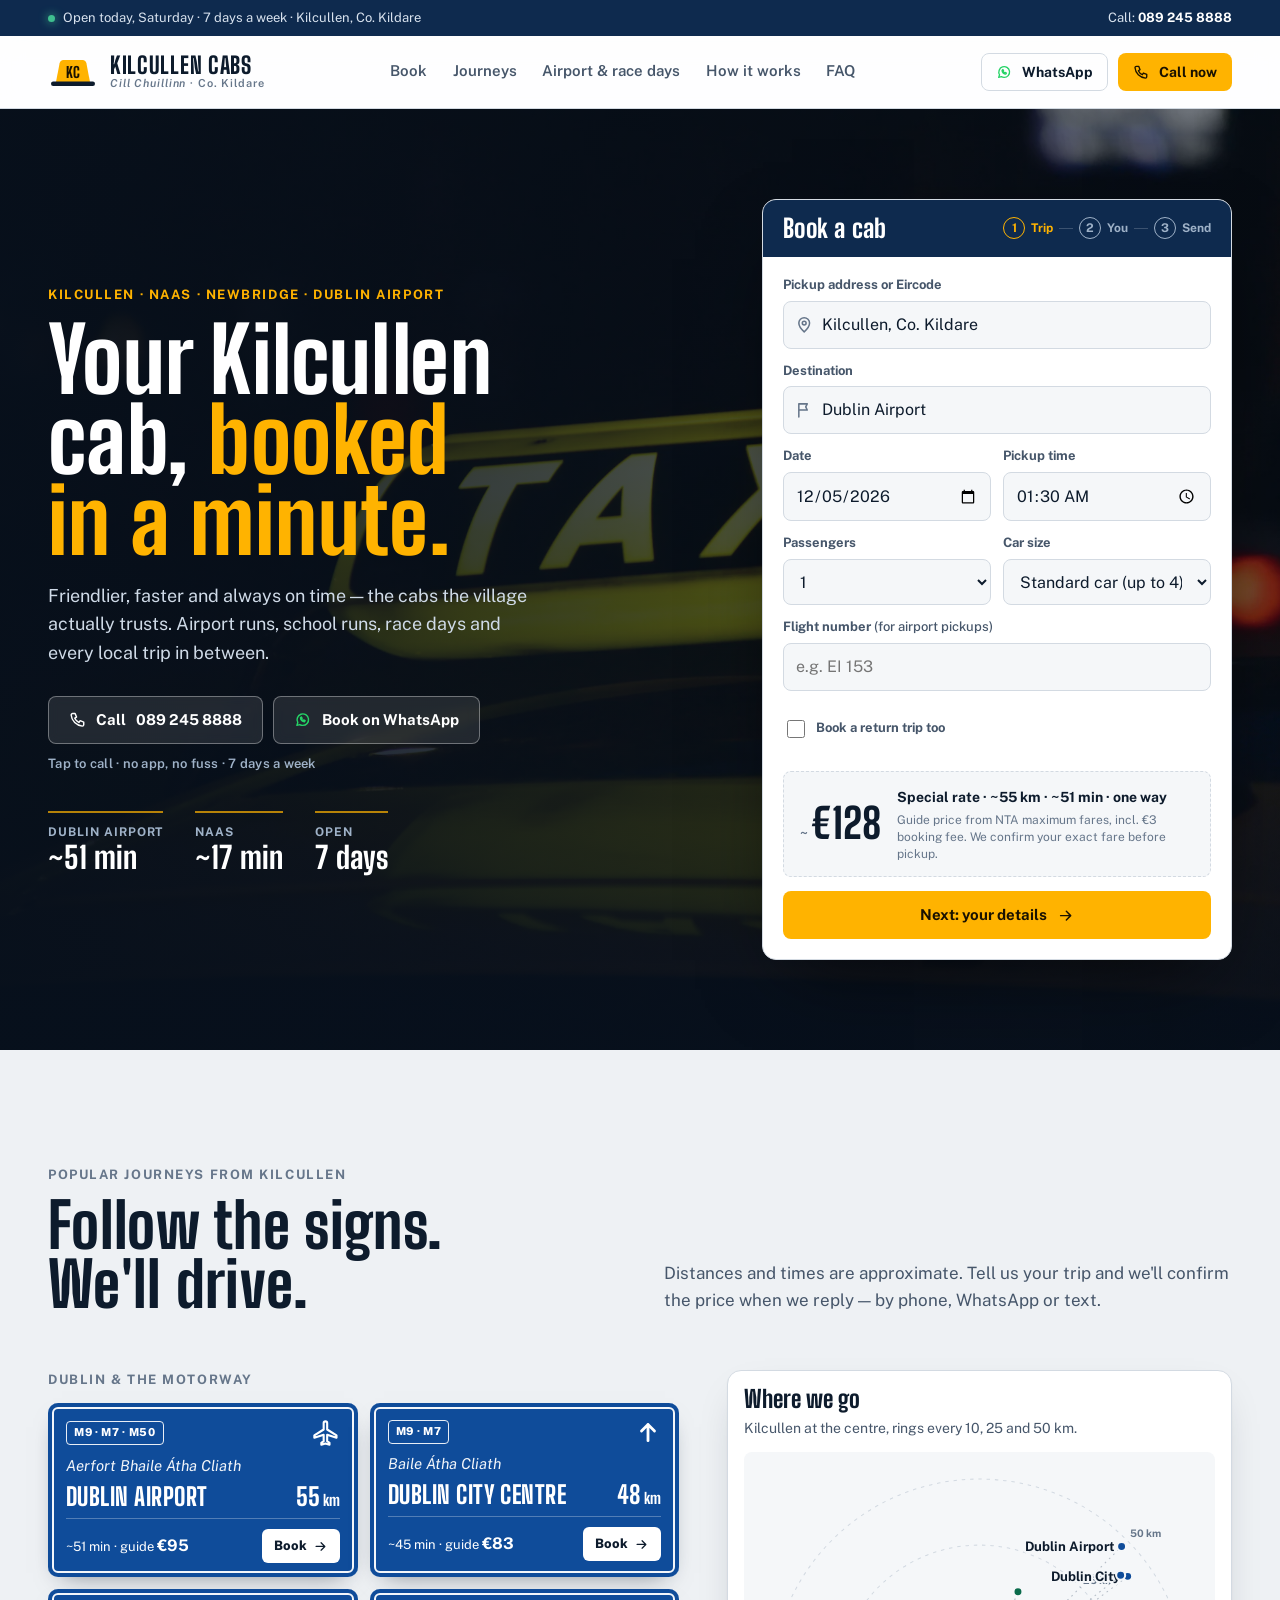
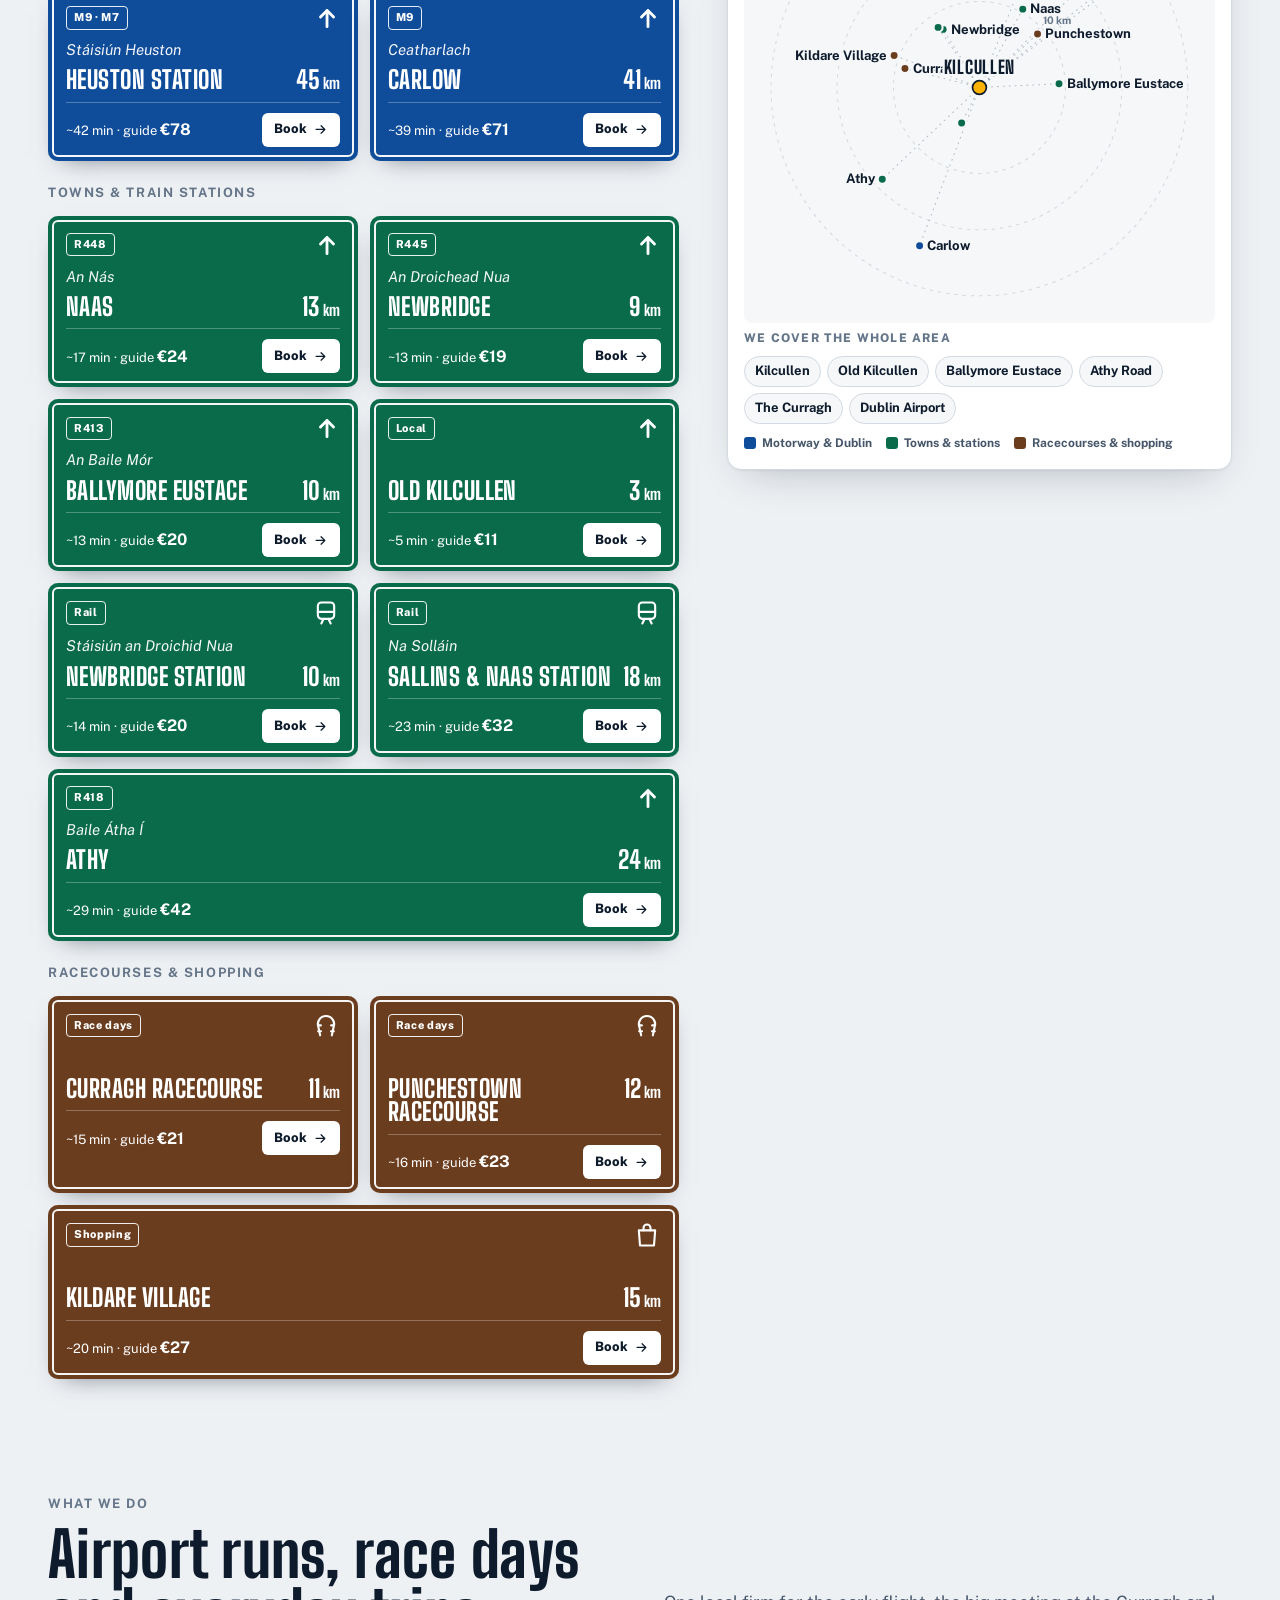
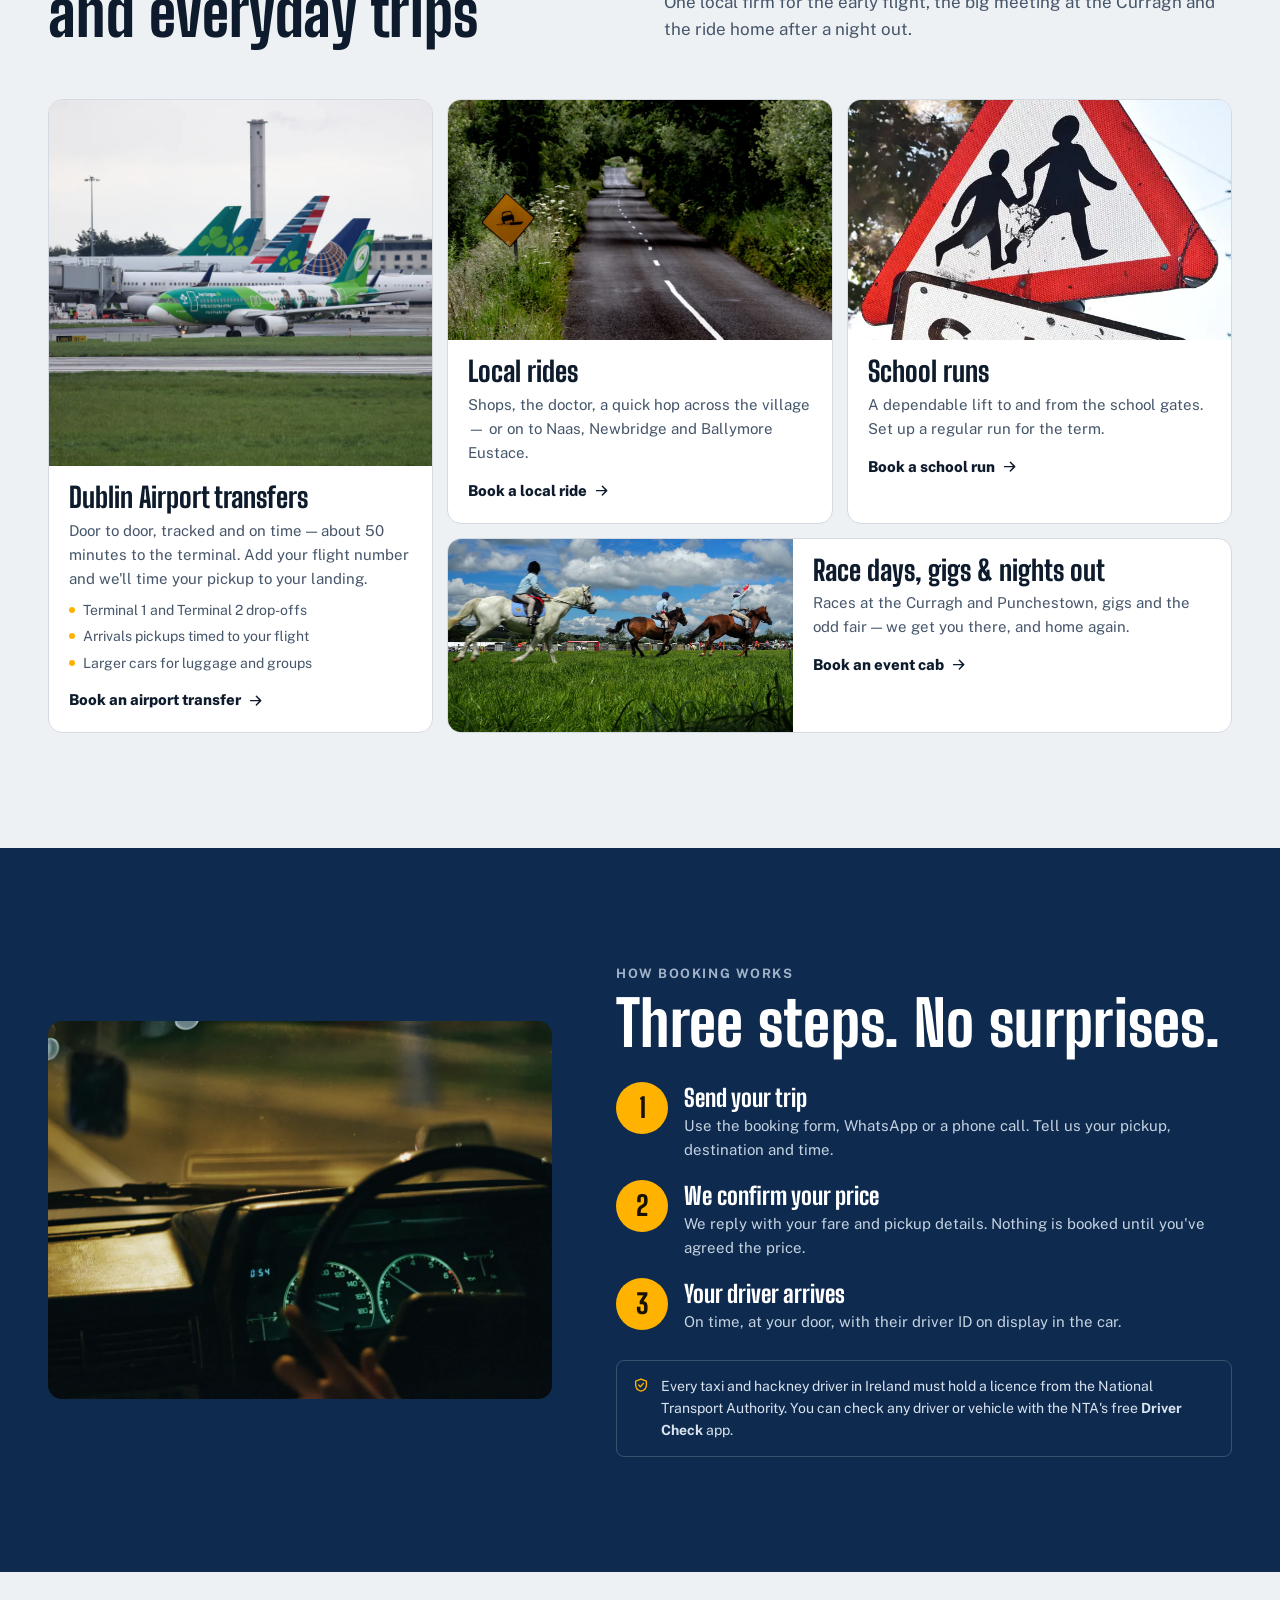
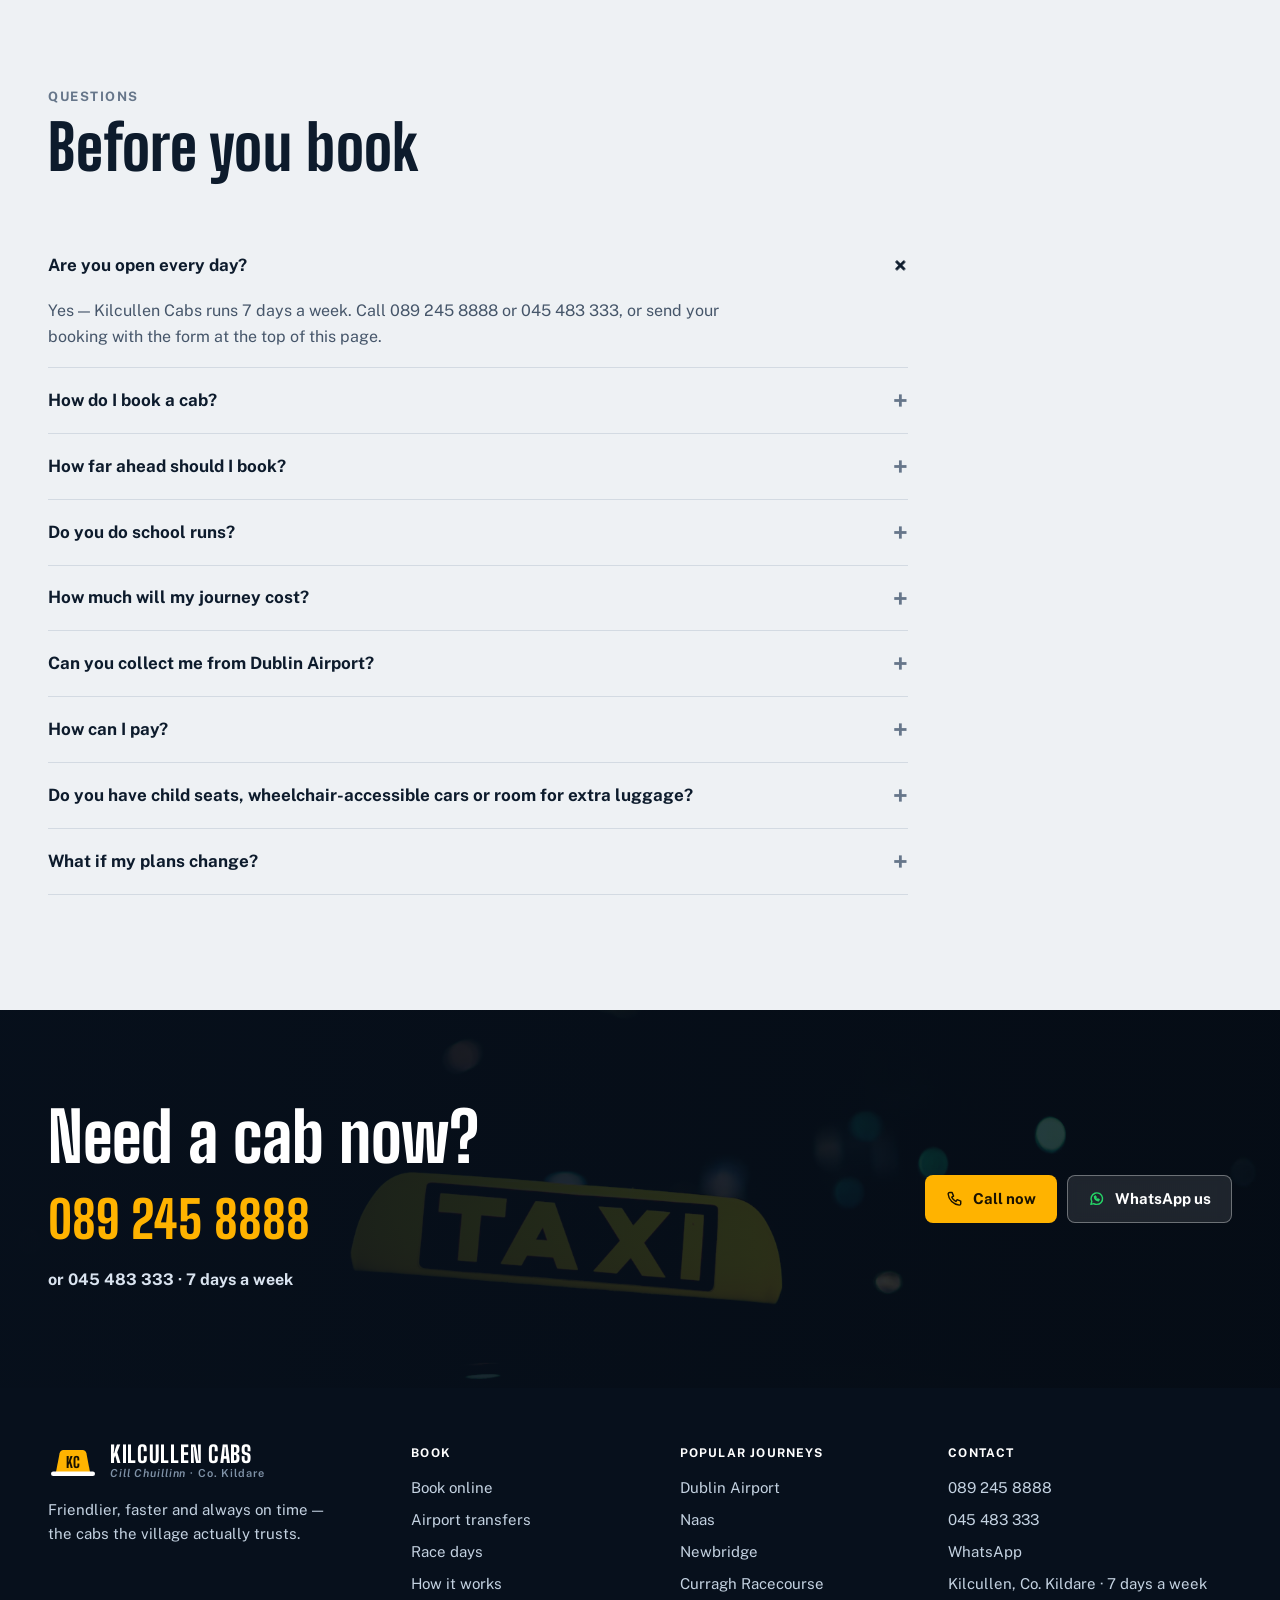
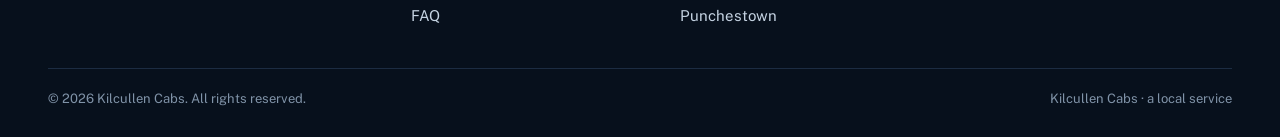
<file: kilcullen-cabs/index.html>
<!doctype html>
<html lang="en">
<head>
<meta charset="utf-8">
<meta name="viewport" content="width=device-width, initial-scale=1, viewport-fit=cover">
<title>Kilcullen Cabs</title>
<meta name="description" content="Kilcullen Cabs — book a taxi in Kilcullen, Co. Kildare. Dublin Airport transfers, school runs, Curragh and Punchestown race days, and local trips to Naas, Newbridge and Athy. Call, WhatsApp or book online, 7 days a week.">
<meta name="theme-color" content="#0e2a4e">
<meta property="og:title" content="Kilcullen Cabs — book your taxi in Kilcullen, Co. Kildare">
<meta property="og:description" content="Airport runs, race days and local trips. Book online, on WhatsApp or by phone.">
<link rel="preconnect" href="https://fonts.googleapis.com">
<link rel="preconnect" href="https://fonts.gstatic.com" crossorigin>
<link rel="stylesheet" href="https://fonts.googleapis.com/css2?family=Big+Shoulders+Display:wght@700;800&family=Public+Sans:ital,wght@0,400;0,500;0,600;0,700;0,800;1,500&display=swap">
<link rel="stylesheet" href="css/site.css">
<link rel="stylesheet" href="css/sections.css">
<script type="application/ld+json">
{
  "@context": "https://schema.org",
  "@type": "TaxiService",
  "name": "Kilcullen Cabs",
  "telephone": ["+353892458888", "+35345483333"],
  "areaServed": ["Kilcullen", "Old Kilcullen", "Ballymore Eustace", "The Curragh", "Naas", "Newbridge", "Kildare", "Athy", "Dublin Airport", "County Kildare"],
  "provider": { "@type": "LocalBusiness", "name": "Kilcullen Cabs", "address": { "@type": "PostalAddress", "addressLocality": "Kilcullen", "addressRegion": "Co. Kildare", "addressCountry": "IE" } }
}
</script>

<svg width="0" height="0" style="position:absolute" aria-hidden="true" focusable="false">
  <symbol id="i-phone" viewBox="0 0 24 24"><path d="M5 3.5h3.5l2 5L8 10a12 12 0 0 0 6 6l1.5-2.5 5 2V19a2 2 0 0 1-2 2A17 17 0 0 1 3 5.5a2 2 0 0 1 2-2z"/></symbol>
  <symbol id="i-whatsapp" viewBox="0 0 24 24"><path d="M4 20l1.3-4A8 8 0 1 1 12 20a8 8 0 0 1-4-1.1z"/><path d="M9 9.5c0 3 2.5 5.5 5.5 5.5l1-1.5-2-1-1 .8a4 4 0 0 1-2-2l.8-1-1-2z"/></symbol>
  <symbol id="i-chat" viewBox="0 0 24 24"><path d="M4 5h16v11H9l-5 4z"/><path d="M8 9.5h8M8 12.5h5"/></symbol>
  <symbol id="i-mail" viewBox="0 0 24 24"><rect x="3" y="5" width="18" height="14" rx="2"/><path d="M3.5 6.5 12 13l8.5-6.5"/></symbol>
  <symbol id="i-arrow" viewBox="0 0 24 24"><path d="M5 12h14M13 6l6 6-6 6"/></symbol>
  <symbol id="i-up" viewBox="0 0 24 24"><path d="M12 20V5M6 11l6-6 6 6"/></symbol>
  <symbol id="i-pin" viewBox="0 0 24 24"><path d="M12 21s-7-6.2-7-11.5a7 7 0 0 1 14 0C19 14.8 12 21 12 21z"/><circle cx="12" cy="9.5" r="2.5"/></symbol>
  <symbol id="i-flag" viewBox="0 0 24 24"><path d="M5 21V4h11l-2 4 2 4H5"/></symbol>
  <symbol id="i-plane" viewBox="0 0 24 24"><path d="M21 16v-2l-8-5V3.5a1.5 1.5 0 0 0-3 0V9l-8 5v2l8-2.5V19l-2 1.5V22l3.5-1 3.5 1v-1.5L13 19v-5.5z"/></symbol>
  <symbol id="i-shoe" viewBox="0 0 24 24"><path d="M7 20 5.5 13a7 7 0 1 1 13 0L17 20"/><path d="M5.3 16.5h2.4M16.3 16.5h2.4M6 11.5h1.6M16.4 11.5H18"/></symbol>
  <symbol id="i-bag" viewBox="0 0 24 24"><path d="M5 8h14l-1 13H6z"/><path d="M9 8V6a3 3 0 0 1 6 0v2"/></symbol>
  <symbol id="i-train" viewBox="0 0 24 24"><rect x="5" y="3" width="14" height="14" rx="3"/><path d="M5 11h14M8 21l2-4M16 21l-2-4"/></symbol>
  <symbol id="i-shield" viewBox="0 0 24 24"><path d="M12 3l8 3v6c0 4.5-3.2 8-8 9-4.8-1-8-4.5-8-9V6z"/><path d="M8.5 12l2.5 2.5 4.5-5"/></symbol>
  <symbol id="kc-light" viewBox="0 0 50 30"><path d="M8 25 11.6 6.2C12 4.3 13.4 3 15.3 3h19.4c1.9 0 3.3 1.3 3.7 3.2L42 25z" fill="#ffb300"/><rect x="3" y="24.5" width="44" height="4.5" rx="2.2" fill="currentColor"/><text x="25" y="20.5" text-anchor="middle" font-family="Big Shoulders Display, Arial Narrow, sans-serif" font-weight="800" font-size="15" fill="#1a1200" stroke="none">KC</text></symbol>
</svg>

<a class="skip" href="#book">Skip to booking</a>

<div class="topbar">
  <div class="wrap">
    <span><span class="topbar__dot topbar__dot--open" aria-hidden="true"></span><span data-open>Open today · 7 days a week</span> <span class="topbar__hide-sm">· Kilcullen, Co. Kildare</span></span>
    <span>Call: <a href="tel:+353892458888" data-call data-phone-text>089 245 8888</a></span>
  </div>
</div>

<header class="header">
  <div class="wrap">
    <a class="brand" href="#top" aria-label="Kilcullen Cabs home">
      <svg class="brand__light" viewBox="0 0 50 30" aria-hidden="true"><use href="#kc-light"/></svg>
      <span class="brand__name">Kilcullen Cabs<span class="brand__place"><i>Cill Chuillinn</i> · Co. Kildare</span></span>
    </a>
    <nav class="nav" aria-label="Main">
      <a href="#book">Book</a>
      <a href="#journeys">Journeys</a>
      <a href="#services">Airport &amp; race days</a>
      <a href="#how">How it works</a>
      <a href="#faq">FAQ</a>
    </nav>
    <div class="header__cta">
      <a class="btn btn--ghost btn--sm" href="#book" data-wa><svg class="i wa" viewBox="0 0 24 24" aria-hidden="true"><use href="#i-whatsapp"/></svg>WhatsApp</a>
      <a class="btn btn--amber btn--sm" href="#book" data-call><svg class="i" viewBox="0 0 24 24" aria-hidden="true"><use href="#i-phone"/></svg><span>Call now</span></a>
    </div>
  </div>
</header>

<main id="top">

<!-- Hero + booking -->
<section class="hero" id="book-section">
  <img class="hero__photo" src="assets/img/hero-taxi-light.webp" alt="" fetchpriority="high">
  <div class="wrap hero__grid">
    <div>
      <p class="kicker hero__kicker">Kilcullen · Naas · Newbridge · Dublin Airport</p>
      <h1>Your Kilcullen cab, <em>booked in a minute.</em></h1>
      <p class="hero__sub">Friendlier, faster and always on time — the cabs the village actually trusts. Airport runs, school runs, race days and every local trip in between.</p>
      <div class="hero__actions">
        <a class="btn btn--on-photo" href="tel:+353892458888" data-call><svg class="i" viewBox="0 0 24 24" aria-hidden="true"><use href="#i-phone"/></svg>Call <span data-phone-text>089 245 8888</span></a>
        <a class="btn btn--on-photo" href="#book" data-wa><svg class="i wa" viewBox="0 0 24 24" aria-hidden="true"><use href="#i-whatsapp"/></svg>Book on WhatsApp</a>
      </div>
      <p class="hero__tap">Tap to call · no app, no fuss · 7 days a week</p>
      <dl class="hero__facts">
        <div><dt>Dublin Airport</dt><dd>~51 min</dd></div>
        <div><dt>Naas</dt><dd>~17 min</dd></div>
        <div><dt>Open</dt><dd>7 days</dd></div>
      </dl>
    </div>

    <div class="book" id="book">
      <div class="book__top">
        <p class="book__title">Book a cab</p>
        <ol class="steps" aria-label="Booking steps">
          <li aria-current="step" data-step-label="1"><b>1</b>Trip</li>
          <li data-step-label="2"><b>2</b>You</li>
          <li data-step-label="3"><b>3</b>Send</li>
        </ol>
      </div>

      <form id="booking" novalidate>
        <fieldset id="step-1">
          <legend class="sr-only">Your trip</legend>
          <div class="field field--full">
            <label for="b-pickup">Pickup address or Eircode</label>
            <div class="field__with-icon"><svg class="i" viewBox="0 0 24 24" aria-hidden="true"><use href="#i-pin"/></svg><input id="b-pickup" name="pickup" autocomplete="street-address" value="Kilcullen, Co. Kildare" required></div>
          </div>
          <div class="field field--full">
            <label for="b-dest">Destination</label>
            <div class="field__with-icon"><svg class="i" viewBox="0 0 24 24" aria-hidden="true"><use href="#i-flag"/></svg><input id="b-dest" name="destination" list="dest-list" value="Dublin Airport" placeholder="Type a place or pick a popular one" required></div>
            <datalist id="dest-list"></datalist>
          </div>
          <div class="field">
            <label for="b-date">Date</label>
            <input id="b-date" name="date" type="date" required>
          </div>
          <div class="field">
            <label for="b-time">Pickup time</label>
            <input id="b-time" name="time" type="time" value="09:00" required>
          </div>
          <div class="field">
            <label for="b-pax">Passengers</label>
            <select id="b-pax" name="passengers">
              <option>1</option><option>2</option><option>3</option><option>4</option><option>5</option><option>6</option><option>7</option>
            </select>
          </div>
          <div class="field">
            <label for="b-vehicle">Car size</label>
            <select id="b-vehicle" name="vehicle">
              <option>Standard car (up to 4)</option>
              <option>Estate — extra luggage</option>
              <option>Large car (up to 7)</option>
            </select>
          </div>
          <div class="field field--full" id="flight-field">
            <label for="b-flight">Flight number <span style="font-weight:500">(for airport pickups)</span></label>
            <input id="b-flight" name="flight" placeholder="e.g. EI 153" autocomplete="off">
          </div>
          <div class="field field--full swap">
            <label class="check"><input type="checkbox" id="b-return" name="return"> Book a return trip too</label>
          </div>
        </fieldset>

        <fieldset id="step-2" hidden>
          <legend class="sr-only">Your details</legend>
          <div class="field field--full">
            <label for="b-name">Your name</label>
            <input id="b-name" name="name" autocomplete="name" required>
          </div>
          <div class="field">
            <label for="b-phone">Mobile number</label>
            <input id="b-phone" name="phone" type="tel" autocomplete="tel" placeholder="08X XXX XXXX" required>
          </div>
          <div class="field">
            <label for="b-email">Email <span style="font-weight:500">(optional)</span></label>
            <input id="b-email" name="email" type="email" autocomplete="email">
          </div>
          <div class="field field--full">
            <label for="b-notes">Anything we should know?</label>
            <textarea id="b-notes" name="notes" placeholder="Child seat, wheelchair, extra luggage, return time…"></textarea>
          </div>
        </fieldset>

        <div class="fare" id="fare" aria-live="polite"></div>

        <div class="book__actions">
          <button class="btn btn--ghost" type="button" id="b-back" hidden>Back</button>
          <button class="btn btn--amber" type="submit" id="b-next">Next: your details <svg class="i" viewBox="0 0 24 24" aria-hidden="true"><use href="#i-arrow"/></svg></button>
        </div>
      </form>

      <div class="done" id="done" hidden tabindex="-1"></div>
    </div>
  </div>
</section>

<!-- Journeys -->
<section class="section" id="journeys">
  <div class="wrap">
    <div class="section__head">
      <div>
        <p class="kicker">Popular journeys from Kilcullen</p>
        <h2 class="h2">Follow the signs. We'll drive.</h2>
      </div>
      <p class="lead">Distances and times are approximate. Tell us your trip and we'll confirm the price when we reply — by phone, WhatsApp or text.</p>
    </div>
    <div class="journeys__grid">
      <div class="signs" id="signs"></div>
      <aside class="map-card" aria-labelledby="map-title">
        <h3 id="map-title">Where we go</h3>
        <p>Kilcullen at the centre, rings every 10, 25 and 50 km.</p>
        <div id="map"></div>
        <p class="areas-title">We cover the whole area</p>
        <ul class="areas"><li>Kilcullen</li><li>Old Kilcullen</li><li>Ballymore Eustace</li><li>Athy Road</li><li>The Curragh</li><li>Dublin Airport</li></ul>
        <div class="map-legend">
          <span><i style="--c:var(--sign-motorway)"></i>Motorway &amp; Dublin</span>
          <span><i style="--c:var(--sign-national)"></i>Towns &amp; stations</span>
          <span><i style="--c:var(--sign-tourist)"></i>Racecourses &amp; shopping</span>
        </div>
      </aside>
    </div>
  </div>
</section>

<!-- Services -->
<section class="section" id="services" style="padding-top:0">
  <div class="wrap">
    <div class="section__head">
      <div>
        <p class="kicker">What we do</p>
        <h2 class="h2">Airport runs, race days and everyday trips</h2>
      </div>
      <p class="lead">One local firm for the early flight, the big meeting at the Curragh and the ride home after a night out.</p>
    </div>
    <div class="services">
      <article class="service service--feature">
        <div class="service__img"><img src="assets/img/airport.webp" alt="Aircraft parked at Dublin Airport" loading="lazy" decoding="async"></div>
        <div class="service__body">
          <h3>Dublin Airport transfers</h3>
          <p>Door to door, tracked and on time — about 50 minutes to the terminal. Add your flight number and we'll time your pickup to your landing.</p>
          <ul><li>Terminal 1 and Terminal 2 drop-offs</li><li>Arrivals pickups timed to your flight</li><li>Larger cars for luggage and groups</li></ul>
          <button class="link" type="button" data-prefill="dublin-airport">Book an airport transfer <svg class="i" viewBox="0 0 24 24" aria-hidden="true"><use href="#i-arrow"/></svg></button>
        </div>
      </article>
      <article class="service">
        <div class="service__img"><img src="assets/img/country-road.webp" alt="Tree-lined country road in Ireland" loading="lazy" decoding="async"></div>
        <div class="service__body">
          <h3>Local rides</h3>
          <p>Shops, the doctor, a quick hop across the village — or on to Naas, Newbridge and Ballymore Eustace.</p>
          <button class="link" type="button" data-prefill="naas">Book a local ride <svg class="i" viewBox="0 0 24 24" aria-hidden="true"><use href="#i-arrow"/></svg></button>
        </div>
      </article>
      <article class="service">
        <div class="service__img"><img src="assets/img/school-sign.webp" alt="Irish road sign warning of a school and children crossing" loading="lazy" decoding="async"></div>
        <div class="service__body">
          <h3>School runs</h3>
          <p>A dependable lift to and from the school gates. Set up a regular run for the term.</p>
          <button class="link" type="button" data-note="School run — school name, days and times: ">Book a school run <svg class="i" viewBox="0 0 24 24" aria-hidden="true"><use href="#i-arrow"/></svg></button>
        </div>
      </article>
      <article class="service service--wide">
        <div class="service__img"><img src="assets/img/race-day.webp" alt="Racehorses galloping on a grass course" loading="lazy" decoding="async"></div>
        <div class="service__body">
          <h3>Race days, gigs &amp; nights out</h3>
          <p>Races at the Curragh and Punchestown, gigs and the odd fair — we get you there, and home again.</p>
          <button class="link" type="button" data-prefill="curragh">Book an event cab <svg class="i" viewBox="0 0 24 24" aria-hidden="true"><use href="#i-arrow"/></svg></button>
        </div>
      </article>
    </div>
  </div>
</section>

<!-- How it works -->
<section class="section how" id="how">
  <div class="wrap how__grid">
    <div class="how__photo"><img src="assets/img/night-drive.webp" alt="Driver at the wheel of a car at night" loading="lazy" decoding="async"></div>
    <div>
      <p class="kicker">How booking works</p>
      <h2 class="h2">Three steps. No surprises.</h2>
      <ol class="how__steps">
        <li><div><h3>Send your trip</h3><p>Use the booking form, WhatsApp or a phone call. Tell us your pickup, destination and time.</p></div></li>
        <li><div><h3>We confirm your price</h3><p>We reply with your fare and pickup details. Nothing is booked until you've agreed the price.</p></div></li>
        <li><div><h3>Your driver arrives</h3><p>On time, at your door, with their driver ID on display in the car.</p></div></li>
      </ol>
      <p class="how__check"><svg class="i" viewBox="0 0 24 24" aria-hidden="true"><use href="#i-shield"/></svg><span>Every taxi and hackney driver in Ireland must hold a licence from the National Transport Authority. You can check any driver or vehicle with the NTA's free <b>Driver Check</b> app.</span></p>
    </div>
  </div>
</section>

<!-- FAQ -->
<section class="section" id="faq">
  <div class="wrap">
    <div class="section__head">
      <div>
        <p class="kicker">Questions</p>
        <h2 class="h2">Before you book</h2>
      </div>
    </div>
    <div class="faq">
      <details open><summary>Are you open every day?</summary><p>Yes — Kilcullen Cabs runs 7 days a week. Call 089 245 8888 or 045 483 333, or send your booking with the form at the top of this page.</p></details>
      <details><summary>How do I book a cab?</summary><p>Fill in the booking form at the top of this page, send us a WhatsApp message or call. Your booking is confirmed once we reply with your price and pickup time.</p></details>
      <details><summary>How far ahead should I book?</summary><p>For airport runs and race days, book at least a day ahead — those are our busiest trips. For local journeys, a few hours' notice is usually enough, but it's always worth asking if you need a cab sooner.</p></details>
      <details><summary>Do you do school runs?</summary><p>Yes — a dependable lift to and from the school gates. Tell us the school, the days and the times when you book, and we'll set up a regular run.</p></details>
      <details><summary>How much will my journey cost?</summary><p>Send us your pickup, destination and time and we'll confirm the price before you travel — by phone, WhatsApp or text. Fares in Ireland are capped by the National Transport Authority, so you'll never pay more than the legal maximum.</p></details>
      <details><summary>Can you collect me from Dublin Airport?</summary><p>Yes. Add your flight number when you book so we can time the pickup to your landing, and tell us which terminal you're arriving at.</p></details>
      <details><summary>How can I pay?</summary><p>Tell us how you'd like to pay when you book and we'll confirm the options for your trip.</p></details>
      <details><summary>Do you have child seats, wheelchair-accessible cars or room for extra luggage?</summary><p>Add what you need in the notes when you book and we'll confirm what's available before your trip.</p></details>
      <details><summary>What if my plans change?</summary><p>Message or call us as soon as you can and we'll change or cancel your booking.</p></details>
    </div>
  </div>
</section>

<!-- Call band -->
<section class="callband" aria-labelledby="call-title">
  <img src="assets/img/call-band.webp" alt="" loading="lazy" decoding="async">
  <div class="wrap">
    <div>
      <h2 id="call-title">Need a cab now?</h2>
      <a class="callband__phone" href="tel:+353892458888" data-call data-phone-text>089 245 8888</a>
      <a class="callband__landline" href="tel:+35345483333" data-landline>or <span data-landline-text>045 483 333</span> · 7 days a week</a>
    </div>
    <div class="callband__actions">
      <a class="btn btn--amber" href="#book" data-call><svg class="i" viewBox="0 0 24 24" aria-hidden="true"><use href="#i-phone"/></svg>Call now</a>
      <a class="btn btn--on-photo" href="#book" data-wa><svg class="i wa" viewBox="0 0 24 24" aria-hidden="true"><use href="#i-whatsapp"/></svg>WhatsApp us</a>
    </div>
  </div>
</section>

</main>

<footer class="footer">
  <div class="wrap">
    <div class="footer__grid">
      <div>
        <a class="brand" href="#top"><svg class="brand__light" viewBox="0 0 50 30" aria-hidden="true" style="color:#fff"><use href="#kc-light"/></svg><span class="brand__name">Kilcullen Cabs<span class="brand__place"><i>Cill Chuillinn</i> · Co. Kildare</span></span></a>
        <p class="footer__tag">Friendlier, faster and always on time — the cabs the village actually trusts.</p>
      </div>
      <div>
        <h3>Book</h3>
        <ul><li><a href="#book">Book online</a></li><li><a href="#services">Airport transfers</a></li><li><a href="#services">Race days</a></li><li><a href="#how">How it works</a></li><li><a href="#faq">FAQ</a></li></ul>
      </div>
      <div>
        <h3>Popular journeys</h3>
        <ul><li><a href="#book" data-prefill="dublin-airport">Dublin Airport</a></li><li><a href="#book" data-prefill="naas">Naas</a></li><li><a href="#book" data-prefill="newbridge">Newbridge</a></li><li><a href="#book" data-prefill="curragh">Curragh Racecourse</a></li><li><a href="#book" data-prefill="punchestown">Punchestown</a></li></ul>
      </div>
      <div>
        <h3>Contact</h3>
        <ul>
          <li><a href="tel:+353892458888" data-call data-phone-text>089 245 8888</a></li>
          <li><a href="tel:+35345483333" data-landline data-landline-text>045 483 333</a></li>
          <li><a href="#book" data-wa>WhatsApp</a></li>
          <li data-email-item><a href="#book" data-email data-email-text>Email</a></li>
          <li>Kilcullen, Co. Kildare · 7 days a week</li>
        </ul>
      </div>
    </div>
    <div class="footer__bottom">
      <span>© 2026 Kilcullen Cabs. All rights reserved.</span>
      <span>Kilcullen Cabs · a local service</span>
    </div>
  </div>
</footer>

<nav class="actionbar" aria-label="Quick actions">
  <a class="btn btn--navy" href="#book" data-call><svg class="i" viewBox="0 0 24 24" aria-hidden="true"><use href="#i-phone"/></svg>Call</a>
  <a class="btn btn--ghost" href="#book" data-wa><svg class="i wa" viewBox="0 0 24 24" aria-hidden="true"><use href="#i-whatsapp"/></svg>WhatsApp</a>
  <a class="btn btn--amber" href="#book">Book</a>
</nav>

<script src="js/data.js"></script>
<script src="js/app.js"></script>
</html>
</file>
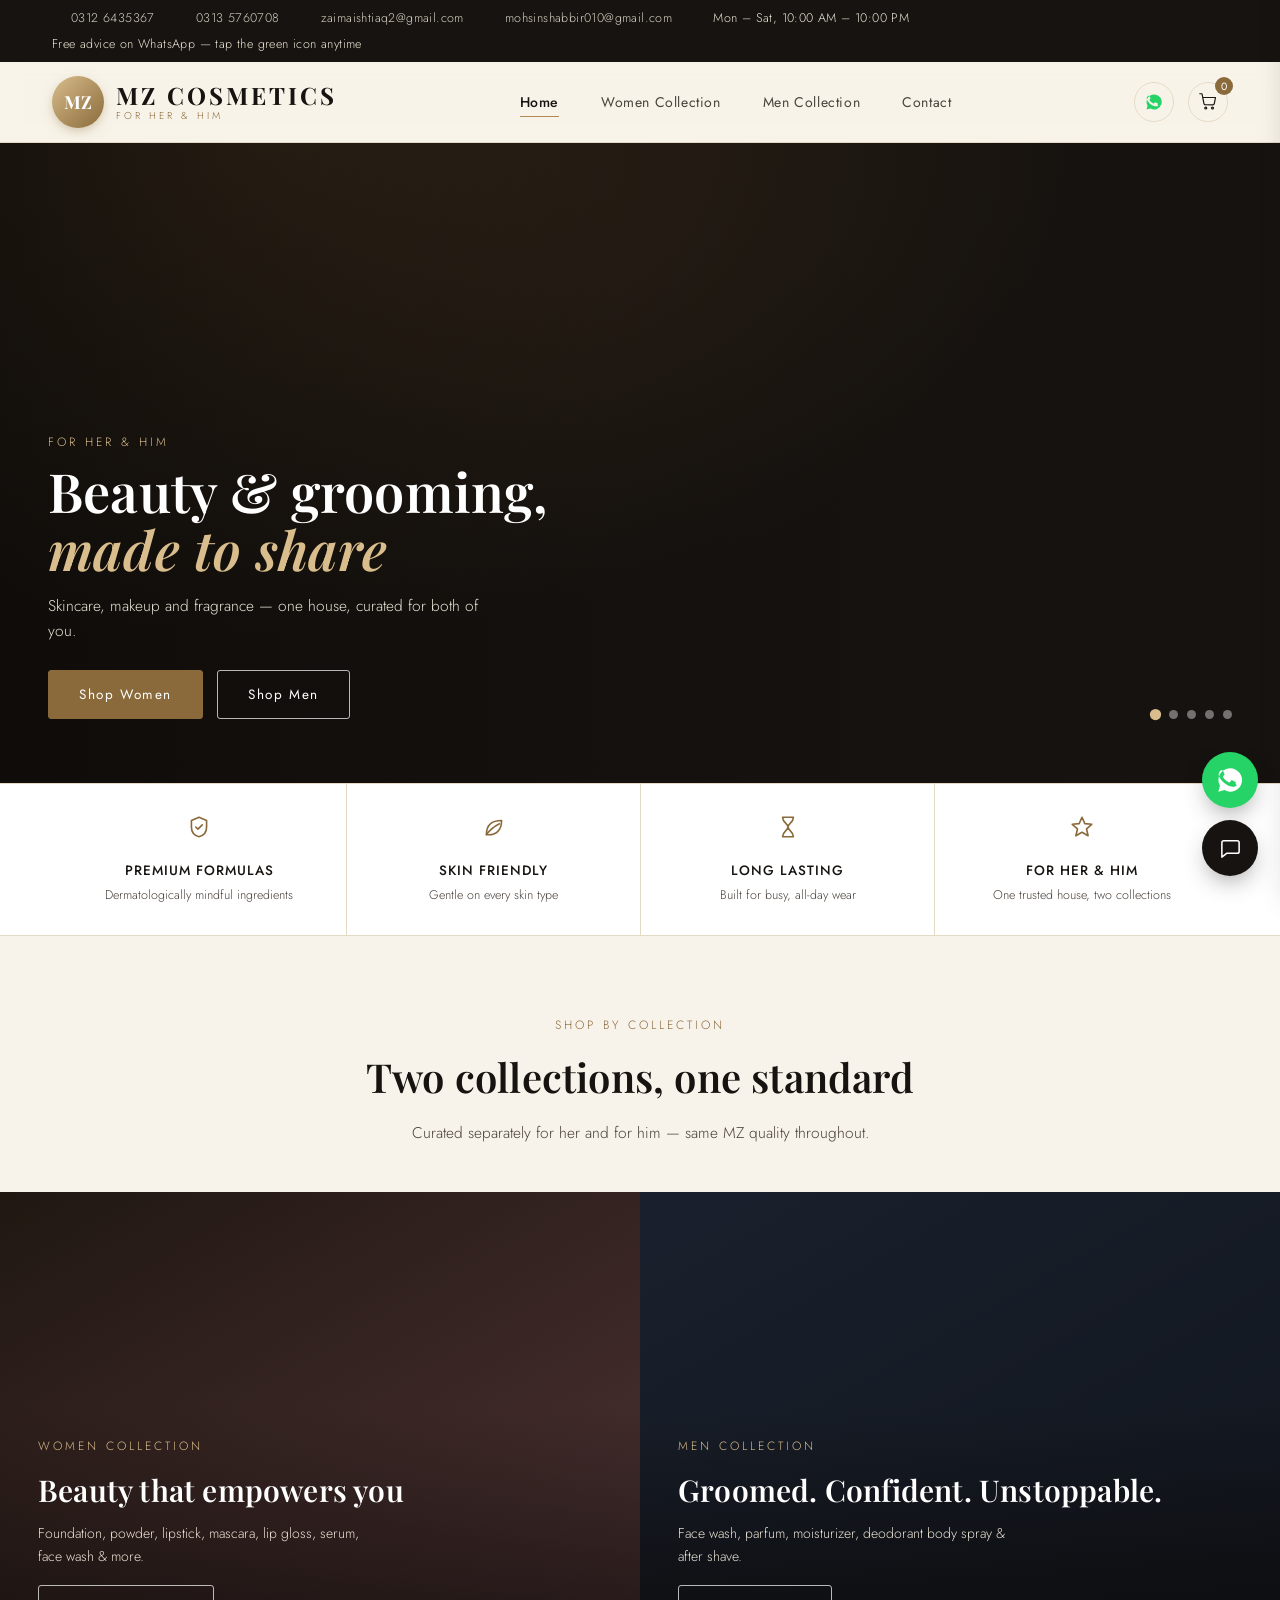
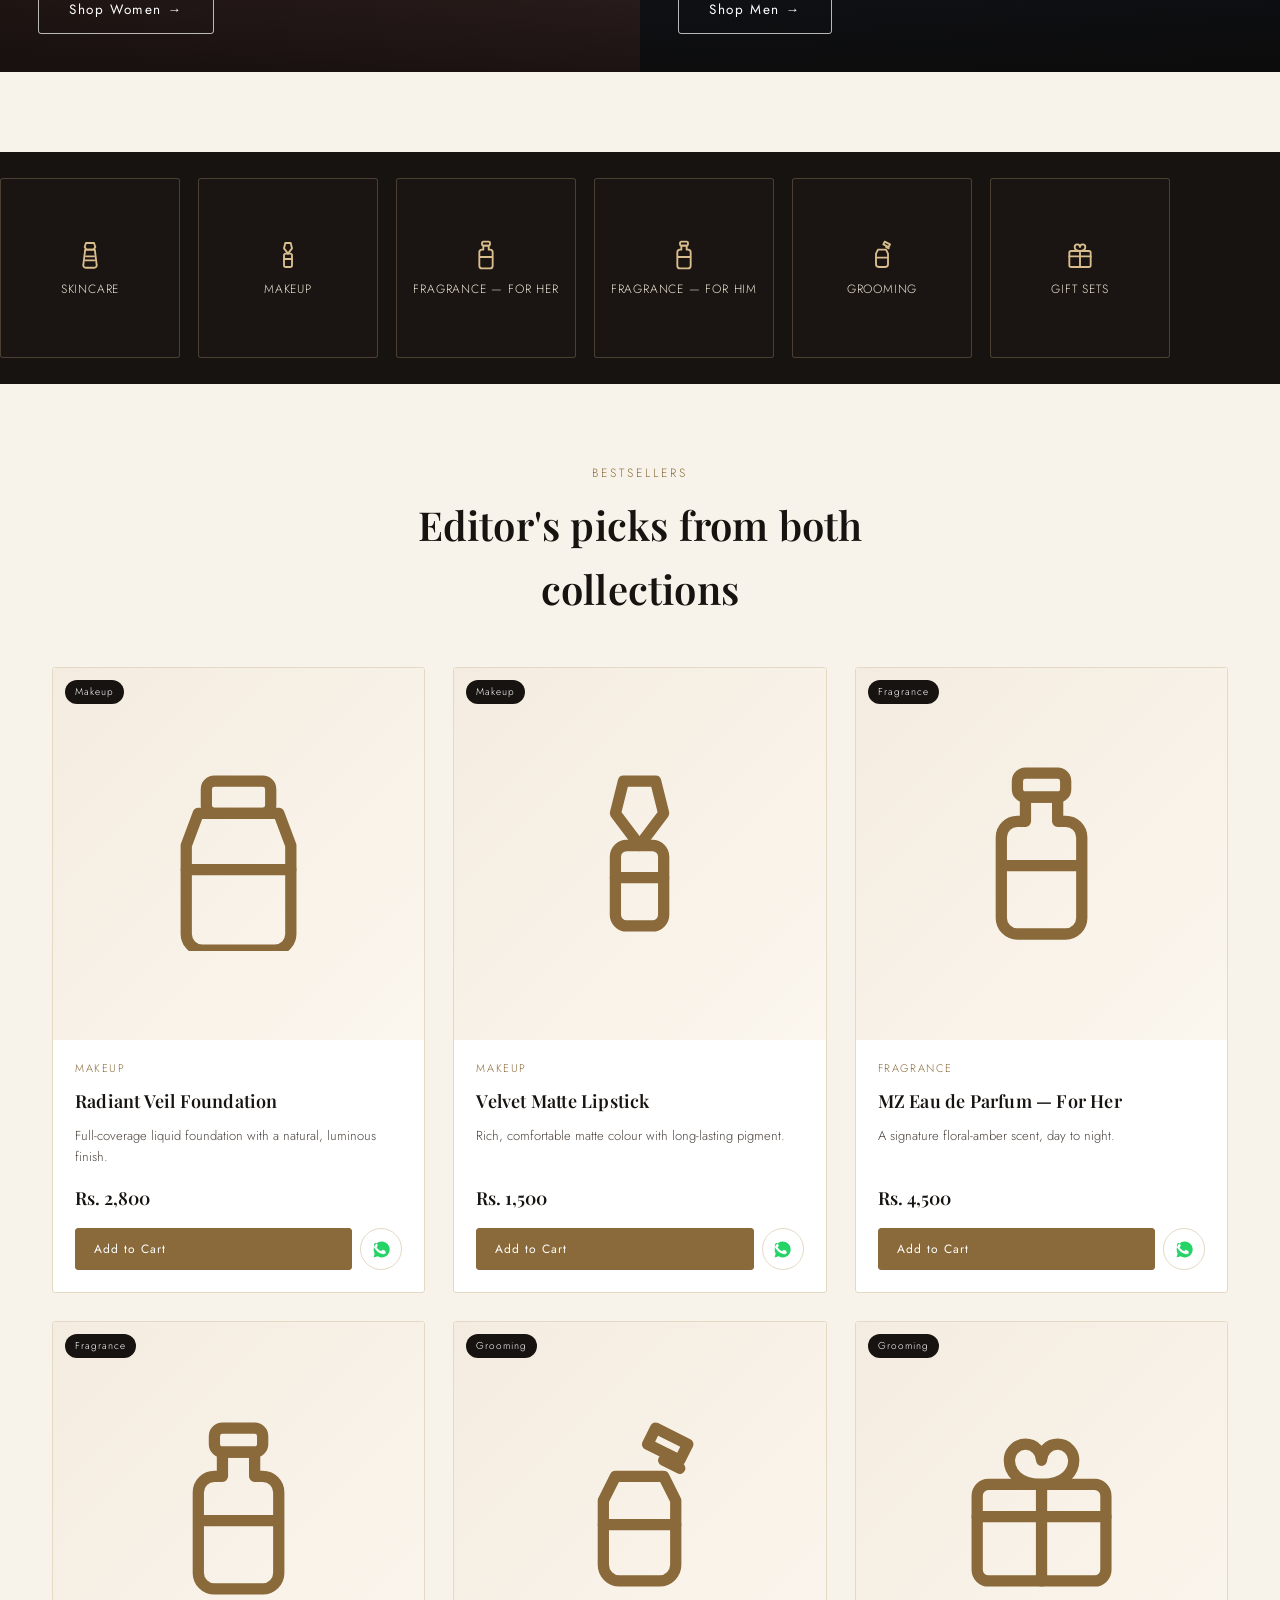
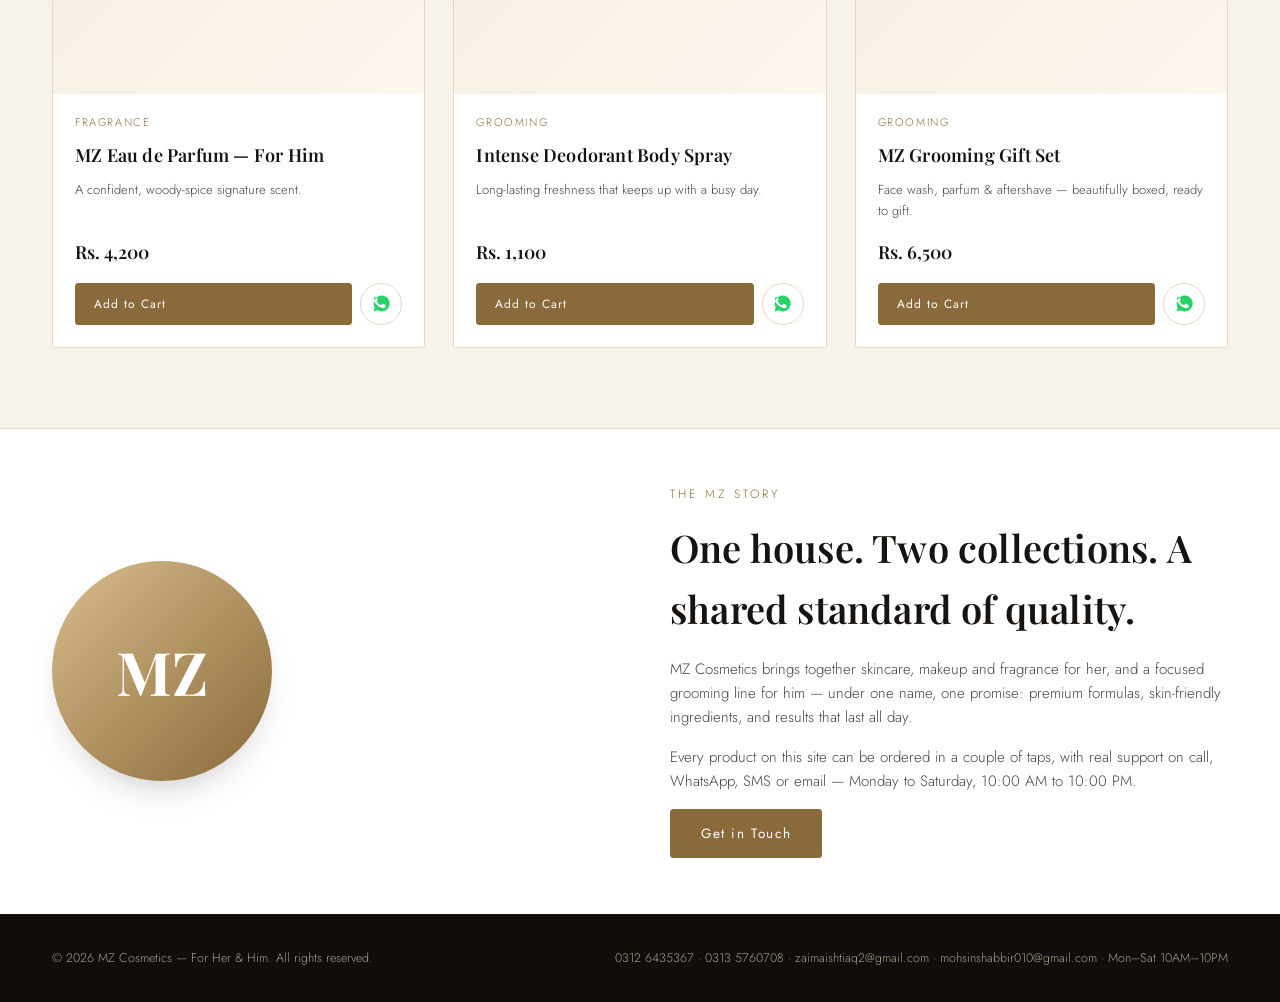
<file: mz-cosmetics/index.html>
<!DOCTYPE html>
<html lang="en">
<head>
<meta charset="UTF-8">
<meta name="viewport" content="width=device-width, initial-scale=1.0">
<title>MZ Cosmetics — For Her & Him</title>
<link rel="preconnect" href="https://fonts.googleapis.com">
<link href="https://fonts.googleapis.com/css2?family=Playfair+Display:ital,wght@0,500;0,600;0,700;1,500&family=Jost:wght@300;400;500;600&display=swap" rel="stylesheet">
<style>
  :root{
    --ink:#171310;
    --ink-soft:#4a423c;
    --gold:#b08a52;
    --gold-light:#d9bd8c;
    --gold-dark:#8a6a3a;
    --cream:#f8f3ea;
    --cream-deep:#efe7d8;
    --card:#ffffff;
    --rose:#a8687a;
    --navy:#1c2433;
    --line:#e4d9c4;
    --radius:3px;
    --shadow:0 18px 40px -22px rgba(23,19,16,.35);
  }
  *{box-sizing:border-box;margin:0;padding:0;}
  html{scroll-behavior:smooth;}
  body{
    font-family:'Jost',sans-serif;
    color:var(--ink);
    background:var(--cream);
    font-weight:300;
    line-height:1.6;
    -webkit-font-smoothing:antialiased;
  }
  h1,h2,h3,h4{font-family:'Playfair Display',serif;font-weight:600;letter-spacing:.2px;color:var(--ink);}
  a{color:inherit;text-decoration:none;}
  img{max-width:100%;display:block;}
  button{font-family:inherit;cursor:pointer;border:none;background:none;}
  .wrap{max-width:1240px;margin:0 auto;padding:0 32px;}
  ::selection{background:var(--gold-light);}
  :focus-visible{outline:2px solid var(--gold-dark);outline-offset:3px;}

  /* ---------- top info bar ---------- */
  .topbar{background:var(--ink);color:#efe6d6;font-size:12.5px;letter-spacing:.4px;}
  .topbar .wrap{display:flex;justify-content:space-between;align-items:center;padding:8px 32px;flex-wrap:wrap;gap:6px 20px;}
  .topbar a{opacity:.9;transition:opacity .2s;}
  .topbar a:hover{opacity:1;color:var(--gold-light);}
  .topbar .tb-left{display:flex;gap:22px;flex-wrap:wrap;}
  .topbar .tb-left span, .topbar .tb-left a{display:inline-flex;align-items:center;gap:6px;}
  .topbar svg{width:13px;height:13px;flex:none;}

  /* ---------- header / nav ---------- */
  header.site{
    position:sticky;top:0;z-index:60;
    background:rgba(248,243,234,.92);
    backdrop-filter:saturate(160%) blur(10px);
    border-bottom:1px solid var(--line);
  }
  .nav-row{display:flex;align-items:center;justify-content:space-between;padding:14px 32px;gap:18px;}
  .brand{display:flex;align-items:center;gap:12px;}
  .brand img{height:52px;width:auto;}
  .brand-text{display:flex;flex-direction:column;line-height:1;}
  .brand-text .zr{font-family:'Playfair Display',serif;font-size:24px;letter-spacing:3px;font-weight:700;color:var(--ink);}
  .brand-text .sub{font-size:10px;letter-spacing:3px;color:var(--gold-dark);margin-top:4px;}

  nav.main-nav{display:flex;align-items:center;gap:6px;}
  nav.main-nav button.nav-link{
    padding:10px 18px;font-size:14px;letter-spacing:.6px;color:var(--ink-soft);position:relative;
    transition:color .2s;
  }
  nav.main-nav button.nav-link::after{
    content:"";position:absolute;left:18px;right:18px;bottom:5px;height:1px;background:var(--gold);
    transform:scaleX(0);transform-origin:left;transition:transform .25s ease;
  }
  nav.main-nav button.nav-link:hover{color:var(--ink);}
  nav.main-nav button.nav-link:hover::after,
  nav.main-nav button.nav-link.active::after{transform:scaleX(1);}
  nav.main-nav button.nav-link.active{color:var(--ink);font-weight:500;}

  .nav-actions{display:flex;align-items:center;gap:14px;}
  .icon-btn{position:relative;width:40px;height:40px;display:flex;align-items:center;justify-content:center;border:1px solid var(--line);border-radius:50%;transition:border-color .2s,background .2s;}
  .icon-btn:hover{border-color:var(--gold);background:var(--card);}
  .icon-btn svg{width:18px;height:18px;stroke:var(--ink);}
  .cart-count{
    position:absolute;top:-6px;right:-6px;background:var(--gold-dark);color:#fff;font-size:10.5px;
    min-width:18px;height:18px;border-radius:50%;display:flex;align-items:center;justify-content:center;padding:0 4px;
  }
  .burger{display:none;width:40px;height:40px;border:1px solid var(--line);border-radius:50%;align-items:center;justify-content:center;}
  .burger svg{width:18px;height:18px;stroke:var(--ink);}

  @media (max-width:880px){
    nav.main-nav{
      position:fixed;top:0;right:-100%;height:100vh;width:74%;max-width:320px;background:var(--cream);
      flex-direction:column;align-items:flex-start;padding:100px 30px 30px;gap:4px;
      box-shadow:var(--shadow);transition:right .3s ease;z-index:80;
    }
    nav.main-nav.open{right:0;}
    nav.main-nav button.nav-link{width:100%;padding:14px 6px;font-size:16px;border-bottom:1px solid var(--line);}
    .burger{display:flex;}
  }

  /* ---------- generic section styling ---------- */
  .view{display:none;}
  .view.active{display:block;animation:fadein .5s ease;}
  @keyframes fadein{from{opacity:0;transform:translateY(6px);}to{opacity:1;transform:translateY(0);}}

  .eyebrow{font-size:12px;letter-spacing:3px;color:var(--gold-dark);margin-bottom:10px;}
  .section-head{max-width:640px;margin:0 auto 46px;text-align:center;}
  .section-head h2{font-size:clamp(28px,4vw,40px);}
  .section-head p{color:var(--ink-soft);margin-top:12px;font-size:15.5px;}
  section{padding:80px 0;}
  section.tight{padding:56px 0;}

  /* ---------- hero carousel ---------- */
  .hero{position:relative;height:min(78vh,640px);min-height:420px;overflow:hidden;background:var(--ink);}
  .hero-slide{
    position:absolute;inset:0;opacity:0;transition:opacity 1.1s ease;
  }
  .hero-slide.show{opacity:1;}
  .hero-slide img{width:100%;height:100%;object-fit:cover;}
  .hero-slide .veil{position:absolute;inset:0;background:linear-gradient(90deg,rgba(10,8,6,.62) 0%,rgba(10,8,6,.22) 48%,rgba(10,8,6,.06) 100%);}
  .hero-copy{position:absolute;left:0;bottom:0;padding:0 0 64px 48px;color:#fff;max-width:560px;}
  .hero-copy .eyebrow{color:var(--gold-light);}
  .hero-copy h1{font-size:clamp(32px,5vw,54px);color:#fff;line-height:1.08;}
  .hero-copy h1 em{font-style:italic;color:var(--gold-light);}
  .hero-copy p{margin:16px 0 26px;color:#e9e2d4;font-size:15.5px;max-width:440px;}
  .hero-dots{position:absolute;right:48px;bottom:64px;display:flex;gap:9px;z-index:5;}
  .hero-dots button{width:9px;height:9px;border-radius:50%;background:rgba(255,255,255,.4);transition:background .2s,transform .2s;}
  .hero-dots button.active{background:var(--gold-light);transform:scale(1.25);}

  .btn{
    display:inline-flex;align-items:center;gap:8px;padding:14px 30px;font-size:13.5px;letter-spacing:1.6px;
    border:1px solid var(--ink);color:var(--ink);border-radius:var(--radius);transition:all .25s ease;
  }
  .btn:hover{background:var(--ink);color:#fff;}
  .btn.gold{background:var(--gold-dark);border-color:var(--gold-dark);color:#fff;}
  .btn.gold:hover{background:var(--ink);border-color:var(--ink);}
  .btn.ghost-light{border-color:rgba(255,255,255,.7);color:#fff;}
  .btn.ghost-light:hover{background:#fff;color:var(--ink);}
  .btn.small{padding:10px 18px;font-size:12px;letter-spacing:1px;}
  .btn.block{width:100%;justify-content:center;}
  .btn svg{width:15px;height:15px;}

  /* ---------- value strip ---------- */
  .value-strip{background:var(--card);border-top:1px solid var(--line);border-bottom:1px solid var(--line);}
  .value-grid{display:grid;grid-template-columns:repeat(4,1fr);gap:0;}
  .value-item{padding:30px 22px;text-align:center;border-left:1px solid var(--line);}
  .value-item:first-child{border-left:none;}
  .value-item svg{width:26px;height:26px;stroke:var(--gold-dark);margin-bottom:12px;}
  .value-item h4{font-family:'Jost';font-weight:500;font-size:13.5px;letter-spacing:1px;}
  .value-item p{font-size:12.5px;color:var(--ink-soft);margin-top:4px;}
  @media (max-width:820px){.value-grid{grid-template-columns:repeat(2,1fr);}.value-item:nth-child(3){border-left:none;}}

  /* ---------- collection split (home) ---------- */
  .split{display:grid;grid-template-columns:1fr 1fr;}
  .split-card{position:relative;min-height:480px;overflow:hidden;}
  .split-card img{width:100%;height:100%;object-fit:cover;position:absolute;inset:0;transition:transform .7s ease;}
  .split-card:hover img{transform:scale(1.05);}
  .split-card .veil{position:absolute;inset:0;background:linear-gradient(0deg,rgba(10,8,6,.78) 0%,rgba(10,8,6,.15) 55%);}
  .split-copy{position:absolute;left:0;bottom:0;padding:38px;color:#fff;z-index:2;}
  .split-copy .eyebrow{color:var(--gold-light);}
  .split-copy h3{font-size:30px;color:#fff;margin-bottom:8px;}
  .split-copy p{color:#e9e2d4;font-size:14px;margin-bottom:18px;max-width:340px;}
  @media (max-width:760px){.split{grid-template-columns:1fr;}}

  /* ---------- product grid ---------- */
  .filter-row{display:flex;justify-content:center;gap:10px;flex-wrap:wrap;margin-bottom:40px;}
  .chip{padding:9px 20px;border:1px solid var(--line);border-radius:30px;font-size:12.5px;letter-spacing:.6px;color:var(--ink-soft);transition:all .2s;}
  .chip:hover{border-color:var(--gold);color:var(--ink);}
  .chip.active{background:var(--ink);border-color:var(--ink);color:#fff;}

  .grid{display:grid;grid-template-columns:repeat(3,1fr);gap:28px;}
  @media (max-width:980px){.grid{grid-template-columns:repeat(2,1fr);}}
  @media (max-width:600px){.grid{grid-template-columns:1fr;}}

  .p-card{
    background:var(--card);border:1px solid var(--line);border-radius:var(--radius);overflow:hidden;
    display:flex;flex-direction:column;transition:box-shadow .25s ease,border-color .25s ease;
  }
  .p-card:hover{box-shadow:var(--shadow);border-color:var(--gold-light);}
  .p-media{aspect-ratio:1/1;display:flex;align-items:center;justify-content:center;position:relative;}
  .p-media svg{width:52%;height:52%;}
  .p-media .tag{position:absolute;top:12px;left:12px;background:var(--ink);color:#fff;font-size:10px;letter-spacing:1px;padding:4px 10px;border-radius:20px;}
  .p-body{padding:20px 22px 22px;display:flex;flex-direction:column;gap:10px;flex:1;}
  .p-cat{font-size:11px;letter-spacing:1.6px;color:var(--gold-dark);}
  .p-body h4{font-size:18px;font-weight:600;}
  .p-body p{font-size:13px;color:var(--ink-soft);flex:1;}
  .p-foot{display:flex;align-items:center;justify-content:space-between;margin-top:6px;}
  .p-price{font-family:'Playfair Display';font-size:18px;font-weight:600;}
  .p-actions{display:flex;gap:8px;margin-top:6px;}
  .p-actions .btn{flex:1;}
  .icon-only{width:42px;height:42px;border:1px solid var(--line);border-radius:50%;display:flex;align-items:center;justify-content:center;flex:none;transition:border-color .2s,background .2s;}
  .icon-only:hover{border-color:#25D366;background:#eafaf0;}
  .icon-only svg{width:19px;height:19px;}

  #view-women .p-media{background:linear-gradient(135deg,#f4e9ee,#fbf6ee);}
  #view-women .p-media svg{stroke:var(--rose);}
  #view-men .p-media{background:linear-gradient(135deg,#eef1f6,#f7f5ef);}
  #view-men .p-media svg{stroke:var(--navy);}
  #view-home .p-media{background:linear-gradient(135deg,#f4ece0,#fbf6ee);}
  #view-home .p-media svg{stroke:var(--gold-dark);}

  /* ---------- banner strip (auto scroll home) ---------- */
  .marquee-wrap{overflow:hidden;background:var(--ink);padding:26px 0;}
  .marquee{display:flex;width:max-content;animation:scroll 42s linear infinite;}
  .marquee:hover{animation-play-state:paused;}
  .marquee img{height:180px;width:auto;margin-right:18px;border-radius:var(--radius);}
  @keyframes scroll{from{transform:translateX(0);}to{transform:translateX(-50%);}}
  @media(max-width:700px){.marquee img{height:120px;}}

  /* ---------- testimonial / brand story ---------- */
  .story{display:grid;grid-template-columns:1fr 1fr;gap:60px;align-items:center;}
  .story img{border-radius:var(--radius);box-shadow:var(--shadow);}
  .story .eyebrow{margin-bottom:14px;}
  .story h2{font-size:clamp(26px,3.6vw,38px);margin-bottom:18px;}
  .story p{color:var(--ink-soft);margin-bottom:16px;font-size:15px;}
  @media (max-width:820px){.story{grid-template-columns:1fr;}.story .img-col{order:-1;}}

  /* ---------- contact ---------- */
  #contact{background:var(--ink);color:#efe6d6;}
  #contact .section-head h2{color:#fff;}
  #contact .section-head p{color:#cfc4ae;}
  .contact-grid{display:grid;grid-template-columns:1fr 1fr;gap:48px;}
  .contact-cards{display:grid;grid-template-columns:1fr 1fr;gap:16px;}
  .c-card{border:1px solid rgba(255,255,255,.16);padding:22px;border-radius:var(--radius);}
  .c-card svg{width:22px;height:22px;stroke:var(--gold-light);margin-bottom:12px;}
  .c-card h4{color:#fff;font-family:'Jost';font-weight:500;font-size:13.5px;letter-spacing:.6px;margin-bottom:6px;}
  .c-card p, .c-card a{font-size:13.5px;color:#cfc4ae;}
  .c-card a:hover{color:var(--gold-light);}
  .c-card.wa{grid-column:1/-1;display:flex;align-items:center;justify-content:space-between;gap:14px;flex-wrap:wrap;background:rgba(37,211,102,.08);border-color:rgba(37,211,102,.35);}
  .c-card.wa svg{stroke:#25D366;}

  form.contact-form{display:flex;flex-direction:column;gap:14px;}
  form.contact-form input,form.contact-form textarea{
    background:rgba(255,255,255,.06);border:1px solid rgba(255,255,255,.2);color:#fff;padding:14px 16px;
    border-radius:var(--radius);font-family:inherit;font-size:14px;
  }
  form.contact-form input::placeholder,form.contact-form textarea::placeholder{color:#a99f8b;}
  form.contact-form textarea{resize:vertical;min-height:110px;}
  form.contact-form .note{font-size:12px;color:#a99f8b;}

  footer{background:#100d0b;color:#a99f8b;padding:34px 0;font-size:12.5px;}
  footer .wrap{display:flex;justify-content:space-between;flex-wrap:wrap;gap:12px;align-items:center;}
  footer a:hover{color:var(--gold-light);}

  /* ---------- floating buttons ---------- */
  .fab-col{position:fixed;right:22px;bottom:24px;display:flex;flex-direction:column;gap:12px;z-index:70;}
  .fab{
    width:56px;height:56px;border-radius:50%;display:flex;align-items:center;justify-content:center;
    box-shadow:0 10px 26px -8px rgba(0,0,0,.45);transition:transform .2s ease;
  }
  .fab:hover{transform:scale(1.07);}
  .fab.wa{background:#25D366;}
  .fab.wa svg{width:28px;height:28px;fill:#fff;}
  .fab.sms{background:var(--ink);}
  .fab.sms svg{width:23px;height:23px;stroke:#fff;}

  /* ---------- cart drawer ---------- */
  .overlay{position:fixed;inset:0;background:rgba(15,12,10,.5);opacity:0;pointer-events:none;transition:opacity .25s ease;z-index:90;}
  .overlay.show{opacity:1;pointer-events:auto;}
  .drawer{
    position:fixed;top:0;right:-420px;width:100%;max-width:400px;height:100%;background:var(--cream);
    z-index:95;transition:right .3s ease;display:flex;flex-direction:column;box-shadow:-10px 0 30px rgba(0,0,0,.2);
  }
  .drawer.show{right:0;}
  .drawer-head{display:flex;justify-content:space-between;align-items:center;padding:22px 24px;border-bottom:1px solid var(--line);}
  .drawer-head h3{font-size:20px;}
  .drawer-close{width:34px;height:34px;border-radius:50%;border:1px solid var(--line);display:flex;align-items:center;justify-content:center;}
  .drawer-close svg{width:15px;height:15px;}
  .drawer-items{flex:1;overflow-y:auto;padding:18px 24px;display:flex;flex-direction:column;gap:16px;}
  .empty-cart{text-align:center;color:var(--ink-soft);padding:60px 10px;font-size:14px;}
  .d-item{display:flex;gap:12px;align-items:center;border-bottom:1px solid var(--line);padding-bottom:14px;}
  .d-media{width:56px;height:56px;border-radius:var(--radius);background:var(--cream-deep);display:flex;align-items:center;justify-content:center;flex:none;}
  .d-media svg{width:60%;height:60%;stroke:var(--gold-dark);}
  .d-info{flex:1;}
  .d-info h5{font-size:14px;font-weight:500;}
  .d-info .d-price{font-size:12.5px;color:var(--ink-soft);margin-top:2px;}
  .d-qty{display:flex;align-items:center;gap:8px;margin-top:6px;}
  .d-qty button{width:22px;height:22px;border:1px solid var(--line);border-radius:50%;font-size:13px;line-height:1;}
  .d-remove{color:var(--rose);font-size:11.5px;letter-spacing:.4px;margin-left:auto;}
  .drawer-foot{padding:20px 24px 26px;border-top:1px solid var(--line);}
  .drawer-total{display:flex;justify-content:space-between;font-size:16px;margin-bottom:14px;}
  .drawer-total b{font-family:'Playfair Display';}
  .drawer-foot .btn{margin-bottom:10px;}

  .toast{
    position:fixed;left:50%;bottom:30px;transform:translate(-50%,20px);background:var(--ink);color:#fff;
    padding:12px 22px;border-radius:30px;font-size:13px;opacity:0;pointer-events:none;transition:all .3s ease;z-index:120;
    display:flex;align-items:center;gap:8px;
  }
  .toast.show{opacity:1;transform:translate(-50%,0);}
  .toast svg{width:15px;height:15px;stroke:var(--gold-light);}

  @media (max-width:520px){.wrap{padding:0 18px;}.hero-copy{padding-left:22px;padding-bottom:44px;}.split-copy{padding:26px;}}

  /* ---------- MZ monogram (replaces raster ZR logo) ---------- */
  .mz-mark{
    display:inline-flex;align-items:center;justify-content:center;flex:none;
    width:52px;height:52px;border-radius:50%;
    background:linear-gradient(135deg,var(--gold-light),var(--gold-dark));
    color:#fff;font-family:'Playfair Display',serif;font-weight:700;font-size:18px;letter-spacing:.5px;
    box-shadow:0 4px 14px -4px rgba(138,106,58,.6);
  }
  .mz-mark--lg{width:220px;height:220px;border-radius:50%;font-size:60px;margin:0 auto;box-shadow:var(--shadow);}

  /* ---------- hero-slide / split-card gradients (replace stock photos) ---------- */
  .hero-slide{background-size:cover;background-position:center;}
  .hs1{background:radial-gradient(120% 140% at 20% 0%,#3a2c1c 0%,var(--ink) 55%),linear-gradient(160deg,var(--ink),#241a13);}
  .hs2{background:linear-gradient(150deg,#241a13 0%,var(--rose) 220%);}
  .hs3{background:linear-gradient(150deg,var(--navy) 0%,#0d1118 130%);}
  .hs4{background:linear-gradient(150deg,#2a2013 0%,var(--gold-dark) 260%);}
  .hs5{background:linear-gradient(150deg,var(--ink) 0%,#3a2c1c 200%);}
  .split-card--women{background:linear-gradient(150deg,#241a13 0%,var(--rose) 240%);}
  .split-card--men{background:linear-gradient(150deg,var(--navy) 0%,#0d1118 150%);}

  /* ---------- marquee category badges (replace stock banner photos) ---------- */
  .mz-badge{
    display:flex;flex-direction:column;align-items:center;justify-content:center;gap:10px;
    width:180px;height:180px;flex:none;margin-right:18px;border-radius:var(--radius);
    background:#1a1512;color:#efe6d6;border:1px solid rgba(217,189,140,.25);
  }
  .mz-badge svg{width:32px;height:32px;stroke:var(--gold-light);fill:none;}
  .mz-badge span{font-size:12px;letter-spacing:.8px;text-transform:uppercase;text-align:center;padding:0 10px;line-height:1.4;}
  @media(max-width:700px){.mz-badge{width:120px;height:120px;margin-right:12px}.mz-badge svg{width:24px;height:24px}.mz-badge span{font-size:10.5px}}
</style>
</head>
<body>

<!-- ================= SVG SPRITE ================= -->
<svg width="0" height="0" style="position:absolute" aria-hidden="true">
<defs>
  <g id="ic-bottle" fill="none" stroke-width="1.4" stroke-linecap="round" stroke-linejoin="round">
    <rect x="8" y="3" width="8" height="4" rx="1"/><path d="M7 7h10l1.5 4v11a2 2 0 0 1-2 2H7.5a2 2 0 0 1-2-2V11L7 7z"/><path d="M5.5 14h13"/>
  </g>
  <g id="ic-perfume" fill="none" stroke-width="1.4" stroke-linecap="round" stroke-linejoin="round">
    <rect x="9" y="2" width="6" height="3" rx="1"/><path d="M10 5h4v3h1a2 2 0 0 1 2 2v10a2 2 0 0 1-2 2H9a2 2 0 0 1-2-2V10a2 2 0 0 1 2-2h1V5z"/><path d="M7.5 13.5h9"/>
  </g>
  <g id="ic-jar" fill="none" stroke-width="1.4" stroke-linecap="round" stroke-linejoin="round">
    <rect x="6" y="5" width="12" height="3" rx="1"/><path d="M7 8h10v11a3 3 0 0 1-3 3h-4a3 3 0 0 1-3-3V8z"/>
  </g>
  <g id="ic-tube" fill="none" stroke-width="1.4" stroke-linecap="round" stroke-linejoin="round">
    <path d="M9 3h6l1 3-1.4 2H9.4L8 6l1-3z"/><path d="M8.4 8h7.2l1.4 11.5a1.8 1.8 0 0 1-1.8 2.1H8.8a1.8 1.8 0 0 1-1.8-2.1L8.4 8z"/><path d="M9 13h6M8.6 16h6.8"/>
  </g>
  <g id="ic-lipstick" fill="none" stroke-width="1.4" stroke-linecap="round" stroke-linejoin="round">
    <path d="M10 3l4 0 1 4-3 4-3-4 1-4z"/><rect x="9" y="11" width="6" height="10" rx="1.4"/><path d="M9 15h6"/>
  </g>
  <g id="ic-mascara" fill="none" stroke-width="1.4" stroke-linecap="round" stroke-linejoin="round">
    <rect x="9.5" y="2" width="5" height="5" rx="1"/><path d="M11 7v3"/><rect x="8.5" y="10" width="7" height="11" rx="2.4"/><path d="M8.5 14h7"/>
  </g>
  <g id="ic-spray" fill="none" stroke-width="1.4" stroke-linecap="round" stroke-linejoin="round">
    <path d="M14 2l4 2-1 2-4-2 1-2z"/><path d="M15 6l2 1"/><path d="M9 8h6l1.5 3v8a2 2 0 0 1-2 2H9.5a2 2 0 0 1-2-2v-8L9 8z"/><path d="M7.5 14h9"/>
  </g>
  <g id="ic-gift" fill="none" stroke-width="1.4" stroke-linecap="round" stroke-linejoin="round">
    <rect x="4" y="9" width="16" height="12" rx="1.4"/><path d="M4 13h16"/><path d="M12 9v12"/><path d="M12 9C9 9 8 7.3 8 6a2 2 0 0 1 4 0 2 2 0 0 1 4 0c0 1.3-1 3-4 3z"/>
  </g>
  <g id="ic-check" fill="none" stroke-width="2" stroke-linecap="round" stroke-linejoin="round"><path d="M20 6L9 17l-5-5"/></g>
  <g id="ic-cart" fill="none" stroke-width="1.6" stroke-linecap="round" stroke-linejoin="round"><circle cx="9" cy="20" r="1.3"/><circle cx="18" cy="20" r="1.3"/><path d="M1 1h3l2.6 13.1a2 2 0 0 0 2 1.6h9.8a2 2 0 0 0 2-1.6L22 6H6"/></g>
  <g id="ic-close" fill="none" stroke-width="1.8" stroke-linecap="round"><path d="M5 5l14 14M19 5L5 19"/></g>
  <g id="ic-menu" fill="none" stroke-width="1.8" stroke-linecap="round"><path d="M4 7h16M4 12h16M4 17h16"/></g>
  <g id="ic-phone" fill="none" stroke-width="1.5" stroke-linecap="round" stroke-linejoin="round"><path d="M4 4h4l2 5-2.5 1.5a12 12 0 0 0 6 6L15 14l5 2v4a2 2 0 0 1-2.2 2A17 17 0 0 1 2 4.2 2 2 0 0 1 4 4z"/></g>
  <g id="ic-mail" fill="none" stroke-width="1.5" stroke-linecap="round" stroke-linejoin="round"><rect x="3" y="5" width="18" height="14" rx="2"/><path d="M3 7l9 6 9-6"/></g>
  <g id="ic-clock" fill="none" stroke-width="1.5" stroke-linecap="round" stroke-linejoin="round"><circle cx="12" cy="12" r="9"/><path d="M12 7v5l3.5 2"/></g>
  <g id="ic-pin" fill="none" stroke-width="1.5" stroke-linecap="round" stroke-linejoin="round"><path d="M12 22s7-7.2 7-12.5A7 7 0 0 0 5 9.5C5 14.8 12 22 12 22z"/><circle cx="12" cy="9.5" r="2.4"/></g>
  <g id="ic-leaf" fill="none" stroke-width="1.5" stroke-linecap="round" stroke-linejoin="round"><path d="M5 19c9 1 14-4 14-13-9 0-14 4-14 13z"/><path d="M5 19c3-4 6-7 12-10"/></g>
  <g id="ic-shield" fill="none" stroke-width="1.5" stroke-linecap="round" stroke-linejoin="round"><path d="M12 3l7 3v6c0 5-3 8-7 9-4-1-7-4-7-9V6l7-3z"/><path d="M9 12l2 2 4-4"/></g>
  <g id="ic-hourglass" fill="none" stroke-width="1.5" stroke-linecap="round" stroke-linejoin="round"><path d="M7 3h10M7 21h10M7 3c0 5 5 6 5 9s-5 4-5 9M17 3c0 5-5 6-5 9s5 4 5 9"/></g>
  <g id="ic-star" fill="none" stroke-width="1.5" stroke-linecap="round" stroke-linejoin="round"><path d="M12 3l2.6 5.9 6.4.6-4.8 4.3 1.4 6.3L12 16.9 6.4 20.1l1.4-6.3L3 9.5l6.4-.6L12 3z"/></g>
</defs>
</svg>

<!-- ================= TOP BAR ================= -->
<div class="topbar">
  <div class="wrap">
    <div class="tb-left">
      <a href="tel:+923126435367"><svg viewBox="0 0 24 24"><use href="#ic-phone"/></svg>0312 6435367</a>
      <a href="tel:+923135760708"><svg viewBox="0 0 24 24"><use href="#ic-phone"/></svg>0313 5760708</a>
      <a href="mailto:zaimaishtiaq2@gmail.com"><svg viewBox="0 0 24 24"><use href="#ic-mail"/></svg>zaimaishtiaq2@gmail.com</a>
      <a href="mailto:mohsinshabbir010@gmail.com"><svg viewBox="0 0 24 24"><use href="#ic-mail"/></svg>mohsinshabbir010@gmail.com</a>
      <span><svg viewBox="0 0 24 24"><use href="#ic-clock"/></svg>Mon – Sat, 10:00 AM – 10:00 PM</span>
    </div>
    <div class="tb-right"><span>Free advice on WhatsApp — tap the green icon anytime</span></div>
  </div>
</div>

<!-- ================= HEADER ================= -->
<header class="site">
  <div class="wrap nav-row">
    <a href="#" class="brand" data-nav="home">
      <span class="mz-mark" aria-hidden="true">MZ</span>
      <div class="brand-text"><span class="zr">MZ COSMETICS</span><span class="sub">FOR HER &amp; HIM</span></div>
    </a>

    <nav class="main-nav" id="mainNav">
      <button class="nav-link active" data-nav="home">Home</button>
      <button class="nav-link" data-nav="women">Women Collection</button>
      <button class="nav-link" data-nav="men">Men Collection</button>
      <button class="nav-link" data-nav="contact">Contact</button>
    </nav>

    <div class="nav-actions">
      <a class="icon-btn" href="https://wa.me/923126435367" target="_blank" rel="noopener" aria-label="Chat on WhatsApp" title="Chat on WhatsApp">
        <svg viewBox="0 0 24 24" style="stroke:none;fill:#25D366"><path d="M12 2a10 10 0 0 0-8.6 15L2 22l5.2-1.4A10 10 0 1 0 12 2zm5.8 14.2c-.3.8-1.6 1.5-2.5 1.6-.7.1-1.5.2-4.9-1.1-3.9-1.6-6.4-5.5-6.6-5.7-.2-.3-1.5-2-1.5-3.8s1-2.7 1.3-3c.3-.3.7-.5 1-.5h.7c.2 0 .5 0 .8.6.3.7 1 2.2 1.1 2.4.1.2.2.4 0 .7-.1.3-.2.4-.4.6-.2.2-.4.5-.6.7-.2.2-.4.4-.2.8.2.4 1 1.6 2.1 2.6 1.4 1.3 2.6 1.7 3 1.9.4.2.6.1.8-.1.2-.2.9-1 1.1-1.4.2-.4.5-.3.8-.2.3.1 2 1 2.4 1.1.4.2.6.3.7.4.1.2.1.9-.2 1.7z"/></svg>
      </a>
      <button class="icon-btn" id="cartBtn" aria-label="View cart">
        <svg viewBox="0 0 24 24"><use href="#ic-cart"/></svg>
        <span class="cart-count" id="cartCount">0</span>
      </button>
      <button class="burger" id="burgerBtn" aria-label="Menu"><svg viewBox="0 0 24 24"><use href="#ic-menu"/></svg></button>
    </div>
  </div>
</header>

<!-- ================================================= HOME ================================================= -->
<main id="view-home" class="view active">

  <section class="hero" style="padding:0;">
    <div class="hero-slide show hs1"><div class="veil"></div>
      <div class="hero-copy"><div class="eyebrow">FOR HER &amp; HIM</div><h1>Beauty &amp; grooming,<br><em>made to share</em></h1><p>Skincare, makeup and fragrance — one house, curated for both of you.</p>
        <div style="display:flex;gap:14px;flex-wrap:wrap;"><button class="btn gold" data-nav="women">Shop Women</button><button class="btn ghost-light" data-nav="men">Shop Men</button></div></div>
    </div>
    <div class="hero-slide hs2"><div class="veil"></div>
      <div class="hero-copy"><div class="eyebrow">WOMEN COLLECTION</div><h1>Beauty that<br><em>empowers you</em></h1><p>Skincare · Makeup · Fragrance, formulated for radiant, everyday confidence.</p>
        <button class="btn gold" data-nav="women">Explore Women Collection</button></div>
    </div>
    <div class="hero-slide hs3"><div class="veil"></div>
      <div class="hero-copy"><div class="eyebrow">MEN COLLECTION</div><h1>Groomed.<br><em>Confident. Unstoppable.</em></h1><p>A focused grooming line built for the modern man — clean, sharp, long-lasting.</p>
        <button class="btn gold" data-nav="men">Explore Men Collection</button></div>
    </div>
    <div class="hero-slide hs4"><div class="veil"></div>
      <div class="hero-copy"><div class="eyebrow">PRECISION COSMETICS</div><h1>Flawless finish,<br><em>every single day</em></h1><p>Foundation, powder and lip colour built to move with you, not against you.</p>
        <button class="btn gold" data-nav="women">Shop Makeup</button></div>
    </div>
    <div class="hero-slide hs5"><div class="veil"></div>
      <div class="hero-copy"><div class="eyebrow">ELEVATE YOUR EVERYDAY</div><h1>Fresh. Bold.<br><em>You.</em></h1><p>Face wash to fragrance — a complete grooming ritual for men.</p>
        <button class="btn gold" data-nav="men">Shop Men Collection</button></div>
    </div>
    <div class="hero-dots" id="heroDots"></div>
  </section>

  <div class="value-strip">
    <div class="wrap value-grid">
      <div class="value-item"><svg viewBox="0 0 24 24"><use href="#ic-shield"/></svg><h4>PREMIUM FORMULAS</h4><p>Dermatologically mindful ingredients</p></div>
      <div class="value-item"><svg viewBox="0 0 24 24"><use href="#ic-leaf"/></svg><h4>SKIN FRIENDLY</h4><p>Gentle on every skin type</p></div>
      <div class="value-item"><svg viewBox="0 0 24 24"><use href="#ic-hourglass"/></svg><h4>LONG LASTING</h4><p>Built for busy, all-day wear</p></div>
      <div class="value-item"><svg viewBox="0 0 24 24"><use href="#ic-star"/></svg><h4>FOR HER &amp; HIM</h4><p>One trusted house, two collections</p></div>
    </div>
  </div>

  <section>
    <div class="wrap">
      <div class="section-head"><div class="eyebrow">SHOP BY COLLECTION</div><h2>Two collections, one standard</h2><p>Curated separately for her and for him — same MZ quality throughout.</p></div>
    </div>
    <div class="split">
      <div class="split-card split-card--women" data-nav="women"><div class="veil"></div>
        <div class="split-copy"><div class="eyebrow">WOMEN COLLECTION</div><h3>Beauty that empowers you</h3><p>Foundation, powder, lipstick, mascara, lip gloss, serum, face wash &amp; more.</p><button class="btn ghost-light">Shop Women →</button></div>
      </div>
      <div class="split-card split-card--men" data-nav="men"><div class="veil"></div>
        <div class="split-copy"><div class="eyebrow">MEN COLLECTION</div><h3>Groomed. Confident. Unstoppable.</h3><p>Face wash, parfum, moisturizer, deodorant body spray &amp; after shave.</p><button class="btn ghost-light">Shop Men →</button></div>
      </div>
    </div>
  </section>

  <div class="marquee-wrap">
    <div class="marquee" id="marquee">
      <div class="mz-badge"><svg viewBox="0 0 24 24"><use href="#ic-tube"/></svg><span>Skincare</span></div>
      <div class="mz-badge"><svg viewBox="0 0 24 24"><use href="#ic-lipstick"/></svg><span>Makeup</span></div>
      <div class="mz-badge"><svg viewBox="0 0 24 24"><use href="#ic-perfume"/></svg><span>Fragrance — For Her</span></div>
      <div class="mz-badge"><svg viewBox="0 0 24 24"><use href="#ic-perfume"/></svg><span>Fragrance — For Him</span></div>
      <div class="mz-badge"><svg viewBox="0 0 24 24"><use href="#ic-spray"/></svg><span>Grooming</span></div>
      <div class="mz-badge"><svg viewBox="0 0 24 24"><use href="#ic-gift"/></svg><span>Gift Sets</span></div>
    </div>
  </div>

  <section>
    <div class="wrap">
      <div class="section-head"><div class="eyebrow">BESTSELLERS</div><h2>Editor's picks from both collections</h2></div>
      <div class="grid" id="homeFeatured"></div>
    </div>
  </section>

  <section class="tight" style="background:var(--card);border-top:1px solid var(--line);">
    <div class="wrap story">
      <div class="img-col"><div class="mz-mark mz-mark--lg" aria-hidden="true">MZ</div></div>
      <div>
        <div class="eyebrow">THE MZ STORY</div>
        <h2>One house. Two collections. A shared standard of quality.</h2>
        <p>MZ Cosmetics brings together skincare, makeup and fragrance for her, and a focused grooming line for him — under one name, one promise: premium formulas, skin-friendly ingredients, and results that last all day.</p>
        <p>Every product on this site can be ordered in a couple of taps, with real support on call, WhatsApp, SMS or email — Monday to Saturday, 10:00 AM to 10:00 PM.</p>
        <button class="btn gold" data-nav="contact">Get in Touch</button>
      </div>
    </div>
  </section>
</main>

<!-- ================================================= WOMEN ================================================= -->
<main id="view-women" class="view">
  <section style="padding-top:56px;">
    <div class="wrap">
      <div class="section-head"><div class="eyebrow">WOMEN COLLECTION</div><h2>Beauty that empowers you</h2><p>Skincare, makeup and fragrance formulated for radiant, everyday confidence.</p></div>
      <div class="grid" id="womenGrid"></div>
    </div>
  </section>
</main>

<!-- ================================================= MEN ================================================= -->
<main id="view-men" class="view">
  <section style="padding-top:56px;">
    <div class="wrap">
      <div class="section-head"><div class="eyebrow">MEN COLLECTION</div><h2>Groomed. Confident. Unstoppable.</h2><p>A focused grooming line built for the modern man — clean, sharp, long-lasting.</p></div>
      <div class="grid" id="menGrid"></div>
    </div>
  </section>
</main>

<!-- ================================================= CONTACT ================================================= -->
<main id="view-contact" class="view">
  <section>
    <div class="wrap">
      <div class="section-head"><div class="eyebrow">GET IN TOUCH</div><h2>We're happy to help</h2><p>Questions about a product, your order, or your skin type — reach us however suits you.</p></div>
      <div class="contact-grid">
        <div class="contact-cards">
          <div class="c-card"><svg viewBox="0 0 24 24"><use href="#ic-phone"/></svg><h4>CALL / SMS</h4><a href="tel:+923126435367">0312 6435367</a><br><a href="tel:+923135760708">0313 5760708</a></div>
          <div class="c-card"><svg viewBox="0 0 24 24"><use href="#ic-mail"/></svg><h4>EMAIL</h4><a href="mailto:zaimaishtiaq2@gmail.com">zaimaishtiaq2@gmail.com</a><br><a href="mailto:mohsinshabbir010@gmail.com">mohsinshabbir010@gmail.com</a></div>
          <div class="c-card"><svg viewBox="0 0 24 24"><use href="#ic-clock"/></svg><h4>HOURS</h4><p>Monday – Saturday<br>10:00 AM – 10:00 PM</p></div>
          <div class="c-card"><svg viewBox="0 0 24 24"><use href="#ic-pin"/></svg><h4>DELIVERY</h4><p>Orders confirmed by phone, SMS or WhatsApp before dispatch</p></div>
          <div class="c-card wa">
            <div><svg viewBox="0 0 24 24"><use href="#ic-phone"/></svg><h4>WHATSAPP US</h4><p>Fastest way to ask a question or place an order</p></div>
            <a class="btn small gold" href="https://wa.me/923126435367?text=Hi%20MZ%20Cosmetics%2C%20I%20have%20a%20question." target="_blank" rel="noopener">Chat Now</a>
          </div>
        </div>
        <form class="contact-form" id="contactForm">
          <input type="text" placeholder="Your name" required id="cf-name">
          <input type="email" placeholder="Your email" required id="cf-email">
          <input type="text" placeholder="Phone (optional)" id="cf-phone">
          <textarea placeholder="How can we help?" required id="cf-msg"></textarea>
          <button type="submit" class="btn gold block">Send Message</button>
          <p class="note">This opens your email app addressed to zaimaishtiaq2@gmail.com and mohsinshabbir010@gmail.com — or just WhatsApp / call us directly above.</p>
        </form>
      </div>
    </div>
  </section>
</main>

<footer>
  <div class="wrap">
    <span>© 2026 MZ Cosmetics — For Her &amp; Him. All rights reserved.</span>
    <span>0312 6435367 · 0313 5760708 · zaimaishtiaq2@gmail.com · mohsinshabbir010@gmail.com · Mon–Sat 10AM–10PM</span>
  </div>
</footer>

<!-- ================= CART DRAWER ================= -->
<div class="overlay" id="overlay"></div>
<div class="drawer" id="cartDrawer">
  <div class="drawer-head"><h3>Your Cart</h3><button class="drawer-close" id="drawerClose"><svg viewBox="0 0 24 24"><use href="#ic-close"/></svg></button></div>
  <div class="drawer-items" id="drawerItems"></div>
  <div class="drawer-foot">
    <div class="drawer-total"><span>Total</span><b id="drawerTotal">Rs. 0</b></div>
    <button class="btn gold block" id="orderWaBtn">
      <svg viewBox="0 0 24 24" style="stroke:none;fill:#fff"><path d="M12 2a10 10 0 0 0-8.6 15L2 22l5.2-1.4A10 10 0 1 0 12 2zm5.8 14.2c-.3.8-1.6 1.5-2.5 1.6-.7.1-1.5.2-4.9-1.1-3.9-1.6-6.4-5.5-6.6-5.7-.2-.3-1.5-2-1.5-3.8s1-2.7 1.3-3c.3-.3.7-.5 1-.5h.7c.2 0 .5 0 .8.6.3.7 1 2.2 1.1 2.4.1.2.2.4 0 .7-.1.3-.2.4-.4.6-.2.2-.4.5-.6.7-.2.2-.4.4-.2.8.2.4 1 1.6 2.1 2.6 1.4 1.3 2.6 1.7 3 1.9.4.2.6.1.8-.1.2-.2.9-1 1.1-1.4.2-.4.5-.3.8-.2.3.1 2 1 2.4 1.1.4.2.6.3.7.4.1.2.1.9-.2 1.7z"/></svg>
      Confirm Order on WhatsApp
    </button>
    <button class="btn block" id="orderSmsBtn">Confirm Order by SMS</button>
  </div>
</div>

<div class="fab-col">
  <a class="fab wa" href="https://wa.me/923126435367?text=Hi%20MZ%20Cosmetics%2C%20I%20need%20help%20regarding%20your%20products." target="_blank" rel="noopener" aria-label="WhatsApp us" title="WhatsApp us">
    <svg viewBox="0 0 24 24"><path d="M12 2a10 10 0 0 0-8.6 15L2 22l5.2-1.4A10 10 0 1 0 12 2zm5.8 14.2c-.3.8-1.6 1.5-2.5 1.6-.7.1-1.5.2-4.9-1.1-3.9-1.6-6.4-5.5-6.6-5.7-.2-.3-1.5-2-1.5-3.8s1-2.7 1.3-3c.3-.3.7-.5 1-.5h.7c.2 0 .5 0 .8.6.3.7 1 2.2 1.1 2.4.1.2.2.4 0 .7-.1.3-.2.4-.4.6-.2.2-.4.5-.6.7-.2.2-.4.4-.2.8.2.4 1 1.6 2.1 2.6 1.4 1.3 2.6 1.7 3 1.9.4.2.6.1.8-.1.2-.2.9-1 1.1-1.4.2-.4.5-.3.8-.2.3.1 2 1 2.4 1.1.4.2.6.3.7.4.1.2.1.9-.2 1.7z"/></svg>
  </a>
  <a class="fab sms" href="sms:+923126435367" aria-label="Send SMS" title="Send SMS">
    <svg viewBox="0 0 24 24" fill="none" stroke-width="1.6" stroke-linecap="round" stroke-linejoin="round"><path d="M21 15a2 2 0 0 1-2 2H8l-5 4V6a2 2 0 0 1 2-2h14a2 2 0 0 1 2 2z"/></svg>
  </a>
</div>

<div class="toast" id="toast"><svg viewBox="0 0 24 24"><use href="#ic-check"/></svg><span id="toastMsg">Added to cart</span></div>

<script>
/* ---------------- product data ---------------- */
const WOMEN = [
  {id:'w1',cat:'Makeup',name:'Radiant Veil Foundation',desc:'Full-coverage liquid foundation with a natural, luminous finish.',price:2800,icon:'ic-bottle'},
  {id:'w2',cat:'Makeup',name:'Silk Finish Compact Powder',desc:'Featherlight pressed powder that blurs and sets for hours.',price:1900,icon:'ic-jar'},
  {id:'w3',cat:'Makeup',name:'Velvet Matte Lipstick',desc:'Rich, comfortable matte colour with long-lasting pigment.',price:1500,icon:'ic-lipstick'},
  {id:'w4',cat:'Makeup',name:'Volume Lash Mascara',desc:'Buildable, smudge-proof formula for fuller, longer lashes.',price:1700,icon:'ic-mascara'},
  {id:'w5',cat:'Makeup',name:'Glass Lip Gloss',desc:'High-shine, non-sticky gloss with a hint of hydration.',price:1400,icon:'ic-lipstick'},
  {id:'w6',cat:'Skincare',name:'Radiance Serum',desc:'Glow, repair &amp; refresh serum for a brighter, even complexion.',price:3200,icon:'ic-bottle'},
  {id:'w7',cat:'Skincare',name:'Purifying Face Wash',desc:'Gentle daily cleanser that removes impurities without stripping skin.',price:1200,icon:'ic-tube'},
  {id:'w8',cat:'Skincare',name:'Brightening Whitening Soap',desc:'Evens tone and softens skin with regular, gentle use.',price:900,icon:'ic-jar'},
  {id:'w9',cat:'Fragrance',name:'MZ Eau de Parfum — For Her',desc:'A signature floral-amber scent, day to night.',price:4500,icon:'ic-perfume'},
];
const MEN = [
  {id:'m1',cat:'Skincare',name:'Charcoal Face Wash',desc:'Deep-cleansing face wash that refreshes without drying skin out.',price:1300,icon:'ic-tube'},
  {id:'m2',cat:'Fragrance',name:'MZ Eau de Parfum — For Him',desc:'A confident, woody-spice signature scent.',price:4200,icon:'ic-perfume'},
  {id:'m3',cat:'Fragrance',name:'Bleu Pour Homme EDP',desc:'Fresh, bold and unforgettable — built to last all day.',price:4800,icon:'ic-perfume'},
  {id:'m4',cat:'Skincare',name:'Daily Hydration Moisturizer',desc:'Lightweight, fast-absorbing formula for all skin types.',price:1600,icon:'ic-jar'},
  {id:'m5',cat:'Grooming',name:'Intense Deodorant Body Spray',desc:'Long-lasting freshness that keeps up with a busy day.',price:1100,icon:'ic-spray'},
  {id:'m6',cat:'Grooming',name:'Calm &amp; Refresh After Shave Lotion',desc:'Soothes skin post-shave while leaving a clean, subtle scent.',price:1400,icon:'ic-tube'},
  {id:'m7',cat:'Grooming',name:'MZ Grooming Gift Set',desc:'Face wash, parfum &amp; aftershave — beautifully boxed, ready to gift.',price:6500,icon:'ic-gift'},
];

function fmt(n){return 'Rs. ' + n.toLocaleString();}

function cardHTML(p){
  return `<div class="p-card">
    <div class="p-media"><span class="tag">${p.cat}</span><svg viewBox="0 0 24 24"><use href="#${p.icon}"/></svg></div>
    <div class="p-body">
      <div class="p-cat">${p.cat.toUpperCase()}</div>
      <h4>${p.name}</h4>
      <p>${p.desc}</p>
      <div class="p-foot"><span class="p-price">${fmt(p.price)}</span></div>
      <div class="p-actions">
        <button class="btn small gold" onclick="addToCart('${p.id}')">Add to Cart</button>
        <a class="icon-only" title="Order this on WhatsApp" target="_blank" rel="noopener"
           href="https://wa.me/923126435367?text=${encodeURIComponent('Hi MZ Cosmetics, I want to order: '+p.name+' ('+fmt(p.price)+').')}">
           <svg viewBox="0 0 24 24" style="stroke:none;fill:#25D366"><path d="M12 2a10 10 0 0 0-8.6 15L2 22l5.2-1.4A10 10 0 1 0 12 2zm5.8 14.2c-.3.8-1.6 1.5-2.5 1.6-.7.1-1.5.2-4.9-1.1-3.9-1.6-6.4-5.5-6.6-5.7-.2-.3-1.5-2-1.5-3.8s1-2.7 1.3-3c.3-.3.7-.5 1-.5h.7c.2 0 .5 0 .8.6.3.7 1 2.2 1.1 2.4.1.2.2.4 0 .7-.1.3-.2.4-.4.6-.2.2-.4.5-.6.7-.2.2-.4.4-.2.8.2.4 1 1.6 2.1 2.6 1.4 1.3 2.6 1.7 3 1.9.4.2.6.1.8-.1.2-.2.9-1 1.1-1.4.2-.4.5-.3.8-.2.3.1 2 1 2.4 1.1.4.2.6.3.7.4.1.2.1.9-.2 1.7z"/></svg>
        </a>
      </div>
    </div>
  </div>`;
}

document.getElementById('womenGrid').innerHTML = WOMEN.map(cardHTML).join('');
document.getElementById('menGrid').innerHTML = MEN.map(cardHTML).join('');
const FEATURED = [WOMEN[0],WOMEN[2],WOMEN[8],MEN[1],MEN[4],MEN[6]];
document.getElementById('homeFeatured').innerHTML = FEATURED.map(cardHTML).join('');

const ALL_PRODUCTS = {}; WOMEN.concat(MEN).forEach(p=>ALL_PRODUCTS[p.id]=p);

/* ---------------- navigation ---------------- */
const views = ['home','women','men','contact'];
function goTo(name){
  views.forEach(v=>{
    document.getElementById('view-'+v).classList.toggle('active', v===name);
  });
  document.querySelectorAll('.nav-link').forEach(b=>b.classList.toggle('active', b.dataset.nav===name));
  document.getElementById('mainNav').classList.remove('open');
  window.scrollTo({top:0,behavior:'smooth'});
}
document.querySelectorAll('[data-nav]').forEach(el=>{
  el.addEventListener('click', (e)=>{ e.preventDefault(); goTo(el.dataset.nav); });
});
document.getElementById('burgerBtn').addEventListener('click', ()=>{
  document.getElementById('mainNav').classList.toggle('open');
});

/* ---------------- hero carousel ---------------- */
const slides = document.querySelectorAll('.hero-slide');
const dotsWrap = document.getElementById('heroDots');
slides.forEach((s,i)=>{
  const d = document.createElement('button');
  if(i===0) d.classList.add('active');
  d.addEventListener('click', ()=>showSlide(i));
  dotsWrap.appendChild(d);
});
let slideIdx = 0, slideTimer;
function showSlide(i){
  slides[slideIdx].classList.remove('show');
  dotsWrap.children[slideIdx].classList.remove('active');
  slideIdx = i;
  slides[slideIdx].classList.add('show');
  dotsWrap.children[slideIdx].classList.add('active');
  resetTimer();
}
function nextSlide(){ showSlide((slideIdx+1)%slides.length); }
function resetTimer(){ clearInterval(slideTimer); slideTimer = setInterval(nextSlide, 4500); }
resetTimer();

/* ---------------- cart ---------------- */
let cart = {};
function addToCart(id){
  cart[id] = (cart[id]||0) + 1;
  renderCart();
  showToast('Added "'+ALL_PRODUCTS[id].name+'" to cart');
  openCart();
}
function changeQty(id, delta){
  cart[id] = (cart[id]||0) + delta;
  if(cart[id]<=0) delete cart[id];
  renderCart();
}
function removeItem(id){ delete cart[id]; renderCart(); }

function renderCart(){
  const items = Object.keys(cart);
  const wrapEl = document.getElementById('drawerItems');
  let count = 0, total = 0;
  if(items.length===0){
    wrapEl.innerHTML = '<div class="empty-cart">Your cart is empty.<br>Add a product to get started.</div>';
  } else {
    wrapEl.innerHTML = items.map(id=>{
      const p = ALL_PRODUCTS[id], qty = cart[id];
      count += qty; total += qty*p.price;
      return `<div class="d-item">
        <div class="d-media"><svg viewBox="0 0 24 24"><use href="#${p.icon}"/></svg></div>
        <div class="d-info">
          <h5>${p.name}</h5>
          <div class="d-price">${fmt(p.price)}</div>
          <div class="d-qty">
            <button onclick="changeQty('${id}',-1)">−</button><span>${qty}</span><button onclick="changeQty('${id}',1)">+</button>
            <span class="d-remove" onclick="removeItem('${id}')">Remove</span>
          </div>
        </div>
      </div>`;
    }).join('');
  }
  document.getElementById('cartCount').textContent = count;
  document.getElementById('drawerTotal').textContent = fmt(total);
}
renderCart();

function openCart(){ document.getElementById('cartDrawer').classList.add('show'); document.getElementById('overlay').classList.add('show'); }
function closeCart(){ document.getElementById('cartDrawer').classList.remove('show'); document.getElementById('overlay').classList.remove('show'); }
document.getElementById('cartBtn').addEventListener('click', openCart);
document.getElementById('drawerClose').addEventListener('click', closeCart);
document.getElementById('overlay').addEventListener('click', closeCart);

function buildOrderText(){
  const items = Object.keys(cart);
  if(items.length===0) return null;
  let lines = ['Hi MZ Cosmetics, I would like to confirm this order:',''];
  let total = 0;
  items.forEach(id=>{
    const p = ALL_PRODUCTS[id], qty = cart[id];
    total += qty*p.price;
    lines.push('• '+p.name+' x'+qty+' — '+fmt(qty*p.price));
  });
  lines.push('', 'Total: '+fmt(total), '', 'Name: ', 'Delivery address: ');
  return lines.join('\n');
}
document.getElementById('orderWaBtn').addEventListener('click', ()=>{
  const text = buildOrderText();
  if(!text){ showToast('Your cart is empty'); return; }
  window.open('https://wa.me/923126435367?text='+encodeURIComponent(text), '_blank');
});
document.getElementById('orderSmsBtn').addEventListener('click', ()=>{
  const text = buildOrderText();
  if(!text){ showToast('Your cart is empty'); return; }
  window.location.href = 'sms:+923126435367?body='+encodeURIComponent(text);
});

/* ---------------- toast ---------------- */
let toastTimer;
function showToast(msg){
  const t = document.getElementById('toast');
  document.getElementById('toastMsg').textContent = msg;
  t.classList.add('show');
  clearTimeout(toastTimer);
  toastTimer = setTimeout(()=>t.classList.remove('show'), 2200);
}

/* ---------------- contact form -> email ---------------- */
document.getElementById('contactForm').addEventListener('submit', function(e){
  e.preventDefault();
  const name = document.getElementById('cf-name').value;
  const email = document.getElementById('cf-email').value;
  const phone = document.getElementById('cf-phone').value;
  const msg = document.getElementById('cf-msg').value;
  const body = `Name: ${name}\nEmail: ${email}\nPhone: ${phone}\n\nMessage:\n${msg}`;
  window.location.href = 'mailto:zaimaishtiaq2@gmail.com,mohsinshabbir010@gmail.com?subject=' + encodeURIComponent('Website enquiry from '+name) + '&body=' + encodeURIComponent(body);
  showToast('Opening your email app…');
});
</script>
</body>
</html>
</file>
<file: kilcullen-cabs/css/site.css>
/* Kilcullen Cabs — tokens, base, header, hero, booking card, mobile action bar */

:root {
  /* Day: concrete-grey ground, sign navy, roof-light amber */
  --bg: #eef1f4;
  --surface: #ffffff;
  --surface-2: #f5f7f9;
  --ink: #0d1b2c;
  --ink-2: #46566a;
  --ink-3: #66768a;
  --line: #d3dae2;
  --navy: #0e2a4e;
  --navy-ink: #ffffff;
  --amber: #ffb300;
  --amber-hover: #ffc53d;
  --on-amber: #1a1200;
  --focus: #0f4c9a;
  --ok: #0a6b4b;
  --error: #b42318;
  --shadow: 0 1px 2px rgba(13, 27, 44, 0.06), 0 16px 40px -18px rgba(13, 27, 44, 0.28);

  /* Irish road-sign colours (same in both themes, like the real signs) */
  --sign-motorway: #0f4c9a;
  --sign-national: #0a6b4b;
  --sign-tourist: #6b3d1f;
  --sign-ink: #ffffff;

  --f-display: "Big Shoulders Display", "Arial Narrow", "Roboto Condensed", sans-serif;
  --f-body: "Public Sans", "Segoe UI", system-ui, -apple-system, sans-serif;

  --r-s: 8px;
  --r-m: 14px;
  --gutter: clamp(16px, 4vw, 48px);
  --maxw: 1200px;
  --header-h: 72px;
  --ease: cubic-bezier(0.2, 0.7, 0.1, 1);

  color-scheme: light;
}

@media (prefers-color-scheme: dark) {
  :root:not([data-theme="light"]) {
    --bg: #0a1320;
    --surface: #101c2e;
    --surface-2: #0d1828;
    --ink: #e7edf5;
    --ink-2: #a8b6c7;
    --ink-3: #8090a3;
    --line: #22344d;
    --navy: #0b1a30;
    --focus: #ffb300;
    --ok: #3fbf8f;
    --error: #ff8a80;
    --shadow: 0 1px 2px rgba(0, 0, 0, 0.4), 0 20px 50px -20px rgba(0, 0, 0, 0.8);
    color-scheme: dark;
  }
}
:root[data-theme="dark"] {
  --bg: #0a1320;
  --surface: #101c2e;
  --surface-2: #0d1828;
  --ink: #e7edf5;
  --ink-2: #a8b6c7;
  --ink-3: #8090a3;
  --line: #22344d;
  --navy: #0b1a30;
  --focus: #ffb300;
  --ok: #3fbf8f;
  --error: #ff8a80;
  --shadow: 0 1px 2px rgba(0, 0, 0, 0.4), 0 20px 50px -20px rgba(0, 0, 0, 0.8);
  color-scheme: dark;
}

*, *::before, *::after { box-sizing: border-box; }
html { scroll-behavior: smooth; scroll-padding-top: calc(var(--header-h) + 12px); }
body {
  margin: 0;
  background: var(--bg);
  color: var(--ink);
  font-family: var(--f-body);
  font-size: 1rem;
  line-height: 1.6;
  -webkit-font-smoothing: antialiased;
  overflow-x: clip;
}
img, svg { display: block; max-width: 100%; }
a { color: inherit; }
button, input, select, textarea { font: inherit; color: inherit; }
h1, h2, h3, p, ul, ol, dl, dd, figure { margin: 0; }
ul, ol { padding: 0; list-style: none; }
:focus-visible { outline: 3px solid var(--focus); outline-offset: 2px; border-radius: 4px; }
@media (prefers-reduced-motion: reduce) {
  html { scroll-behavior: auto; }
  *, *::before, *::after { animation-duration: 0.01ms !important; transition-duration: 0.01ms !important; }
}

.skip { position: fixed; left: 12px; top: -60px; z-index: 100; background: var(--amber); color: var(--on-amber); padding: 10px 16px; border-radius: var(--r-s); font-weight: 700; text-decoration: none; }
.skip:focus { top: calc(env(safe-area-inset-top, 0px) + 10px); }
.sr-only { position: absolute; width: 1px; height: 1px; overflow: hidden; clip: rect(0 0 0 0); white-space: nowrap; }

.wrap { width: 100%; max-width: calc(var(--maxw) + 2 * var(--gutter)); margin-inline: auto; padding-inline: var(--gutter); }
.i { width: 1.15em; height: 1.15em; fill: none; stroke: currentColor; stroke-width: 2; stroke-linecap: round; stroke-linejoin: round; flex: none; }

/* ---------- Type ---------- */
.kicker { font-size: 0.8125rem; font-weight: 700; letter-spacing: 0.12em; text-transform: uppercase; color: var(--ink-3); }
.h2 {
  font-family: var(--f-display);
  font-weight: 800;
  font-size: clamp(2.3rem, 1.5rem + 3vw, 3.9rem);
  line-height: 0.95;
  letter-spacing: 0.005em;
  text-wrap: balance;
  margin-top: 10px;
}
.lead { color: var(--ink-2); font-size: 1.0625rem; max-width: 58ch; text-wrap: pretty; }
.section { padding-block: clamp(64px, 9vw, 120px); }
.section__head { display: grid; grid-template-columns: minmax(0, 1fr) minmax(0, 1fr); gap: 16px 48px; align-items: end; margin-bottom: clamp(32px, 5vw, 56px); }

/* ---------- Buttons ---------- */
.btn {
  display: inline-flex;
  align-items: center;
  justify-content: center;
  gap: 10px;
  min-height: 48px;
  padding: 0 20px;
  border-radius: var(--r-s);
  border: 1px solid transparent;
  font-weight: 700;
  font-size: 0.9375rem;
  text-decoration: none;
  cursor: pointer;
  white-space: nowrap;
  transition: background 0.2s, border-color 0.2s, transform 0.2s var(--ease);
}
.btn:active { transform: translateY(1px); }
.btn--amber { background: var(--amber); color: var(--on-amber); }
.btn--amber:hover { background: var(--amber-hover); }
.btn--navy { background: var(--navy); color: var(--navy-ink); border-color: rgba(255, 255, 255, 0.14); }
.btn--navy:hover { background: #143763; }
.btn--ghost { background: transparent; border-color: var(--line); color: var(--ink); }
.btn--ghost:hover { border-color: var(--ink-3); }
.btn--on-photo { background: rgba(255, 255, 255, 0.1); border-color: rgba(255, 255, 255, 0.35); color: #fff; backdrop-filter: blur(6px); }
.btn--on-photo:hover { background: rgba(255, 255, 255, 0.18); }
.btn--sm { min-height: 38px; padding: 0 14px; font-size: 0.875rem; }
.btn--block { width: 100%; }
.btn .wa { color: #25d366; }

/* ---------- Brand ---------- */
.brand { display: inline-flex; align-items: center; gap: 12px; text-decoration: none; }
.brand__light { width: 50px; height: 30px; flex: none; }
.brand__name { font-family: var(--f-display); font-weight: 800; font-size: 1.45rem; line-height: 0.9; letter-spacing: 0.03em; text-transform: uppercase; }
.brand__place { display: block; font-family: var(--f-body); font-size: 0.6875rem; font-weight: 600; letter-spacing: 0.08em; text-transform: none; color: var(--ink-3); margin-top: 4px; }
.brand__place i { font-style: italic; }

/* ---------- Header ---------- */
.topbar { background: var(--navy); color: #d9e3ef; font-size: 0.8125rem; padding-top: env(safe-area-inset-top, 0px); }
.topbar .wrap { display: flex; justify-content: space-between; gap: 16px; min-height: 36px; align-items: center; }
.topbar a { color: #fff; font-weight: 700; text-decoration: none; }
.topbar__dot { display: inline-block; width: 7px; height: 7px; border-radius: 50%; background: var(--amber); margin-right: 8px; box-shadow: 0 0 10px var(--amber); }

.header {
  position: sticky;
  top: env(safe-area-inset-top, 0px);
  z-index: 40;
  background: color-mix(in srgb, var(--surface) 92%, transparent);
  backdrop-filter: blur(12px);
  border-bottom: 1px solid var(--line);
}
.header .wrap { display: flex; align-items: center; justify-content: space-between; gap: 20px; height: var(--header-h); }
.nav { display: flex; gap: clamp(14px, 2vw, 28px); }
.nav a { text-decoration: none; font-weight: 600; font-size: 0.9375rem; color: var(--ink-2); padding: 6px 0; border-bottom: 2px solid transparent; }
.nav a:hover { color: var(--ink); border-bottom-color: var(--amber); }
.header__cta { display: flex; gap: 10px; }

/* ---------- Hero ---------- */
.hero { position: relative; color: #fff; background: #07101c; isolation: isolate; overflow: hidden; }
.hero__photo { position: absolute; inset: 0; width: 100%; height: 100%; max-width: none; object-fit: cover; object-position: 30% 40%; z-index: -2; }
.hero::before {
  content: "";
  position: absolute;
  inset: 0;
  z-index: -1;
  background:
    linear-gradient(90deg, rgba(7, 16, 28, 0.94) 0%, rgba(7, 16, 28, 0.78) 45%, rgba(7, 16, 28, 0.55) 100%),
    linear-gradient(0deg, rgba(7, 16, 28, 0.85), transparent 45%);
}
.hero__grid {
  display: grid;
  grid-template-columns: minmax(0, 1fr) minmax(0, 470px);
  gap: clamp(28px, 5vw, 72px);
  align-items: center;
  padding-block: clamp(40px, 7vw, 96px);
}
.hero__kicker { color: var(--amber); }
.hero h1 {
  margin-top: 14px;
  font-family: var(--f-display);
  font-weight: 800;
  font-size: clamp(3rem, 1.6rem + 5.4vw, 5.6rem);
  line-height: 0.9;
  letter-spacing: 0.005em;
  text-wrap: balance;
}
.hero h1 em { font-style: normal; color: var(--amber); }
.hero__sub { margin-top: 20px; font-size: 1.125rem; color: #cfdae7; max-width: 44ch; }
.hero__actions { margin-top: 28px; display: flex; flex-wrap: wrap; gap: 10px; }
.hero__facts { margin-top: 36px; display: grid; grid-template-columns: repeat(3, minmax(0, auto)); gap: 12px 32px; justify-content: start; }
.hero__facts div { border-top: 2px solid rgba(255, 179, 0, 0.7); padding-top: 10px; }
.hero__facts dt { font-size: 0.75rem; letter-spacing: 0.08em; text-transform: uppercase; color: #9fb2c8; font-weight: 700; }
.hero__facts dd { font-family: var(--f-display); font-weight: 800; font-size: 1.9rem; line-height: 1.05; font-variant-numeric: tabular-nums; }

/* ---------- Booking card ---------- */
.book {
  background: var(--surface);
  color: var(--ink);
  border-radius: var(--r-m);
  box-shadow: 0 30px 80px -30px rgba(0, 0, 0, 0.7);
  overflow: hidden;
  border: 1px solid var(--line);
}
.book__top { display: flex; align-items: center; justify-content: space-between; gap: 12px; padding: 16px 20px; background: var(--navy); color: #fff; }
.book__title { font-family: var(--f-display); font-weight: 800; font-size: 1.6rem; line-height: 1; letter-spacing: 0.01em; }
.steps { display: flex; gap: 6px; }
.steps li { display: flex; align-items: center; gap: 6px; font-size: 0.75rem; font-weight: 700; color: #9fb2c8; }
.steps li b { display: grid; place-items: center; width: 22px; height: 22px; border-radius: 50%; border: 1.5px solid currentColor; font-size: 0.75rem; }
.steps li[aria-current="step"] { color: var(--amber); }
.steps li + li::before { content: ""; width: 14px; height: 1.5px; background: #3b5270; }

.book form { padding: 18px 20px 20px; }
.book fieldset { border: 0; margin: 0; padding: 0; display: grid; grid-template-columns: repeat(2, minmax(0, 1fr)); gap: 12px; }
.field { display: grid; gap: 5px; min-width: 0; }
.field--full { grid-column: 1 / -1; }
.field label, .field .label { font-size: 0.8125rem; font-weight: 700; color: var(--ink-2); }
.field input, .field select, .field textarea {
  width: 100%;
  min-height: 46px;
  padding: 10px 12px;
  border-radius: var(--r-s);
  border: 1px solid var(--line);
  background: var(--surface-2);
  color: var(--ink);
  font-size: 1rem;
}
.field textarea { min-height: 76px; resize: vertical; }
.field input:focus, .field select:focus, .field textarea:focus { outline: none; border-color: var(--focus); box-shadow: 0 0 0 3px color-mix(in srgb, var(--focus) 25%, transparent); }
.field [aria-invalid="true"] { border-color: var(--error); }
.field__err { font-size: 0.8125rem; color: var(--error); font-weight: 600; }
.field__with-icon { position: relative; }
.field__with-icon .i { position: absolute; left: 12px; top: 50%; transform: translateY(-50%); color: var(--ink-3); pointer-events: none; }
.field__with-icon input { padding-left: 38px; }
.check { display: flex; align-items: center; gap: 8px; font-size: 0.875rem; font-weight: 600; color: var(--ink-2); min-height: 32px; cursor: pointer; }
.check input { width: 18px; height: 18px; accent-color: var(--amber); }
.swap { display: flex; align-items: center; justify-content: space-between; gap: 8px; }

.fare {
  margin-top: 16px;
  padding: 14px 16px;
  border-radius: var(--r-s);
  background: var(--surface-2);
  border: 1px dashed var(--line);
  display: grid;
  grid-template-columns: auto minmax(0, 1fr);
  gap: 4px 16px;
  align-items: center;
}
.fare__amount { font-family: var(--f-display); font-weight: 800; font-size: 2.6rem; line-height: 0.9; font-variant-numeric: tabular-nums; grid-row: span 2; }
.fare__amount small { font-size: 1rem; font-weight: 700; color: var(--ink-3); margin-right: 2px; }
.fare__meta { font-size: 0.875rem; font-weight: 700; }
.fare__note { font-size: 0.75rem; color: var(--ink-3); line-height: 1.4; }
.fare--quote .fare__amount { font-size: 1.6rem; }
.book__actions { margin-top: 14px; display: flex; gap: 10px; }
.book__actions .btn { flex: 1; }

.done { padding: 22px 20px; display: grid; gap: 14px; }
.done__ref { font-family: var(--f-display); font-weight: 800; font-size: 2rem; line-height: 1; }
.done__ref small { display: block; font-family: var(--f-body); font-size: 0.75rem; letter-spacing: 0.1em; text-transform: uppercase; color: var(--ink-3); font-weight: 700; margin-bottom: 6px; }
.done dl { display: grid; gap: 6px; font-size: 0.9rem; border-block: 1px solid var(--line); padding-block: 12px; }
.done dl div { display: grid; grid-template-columns: 96px minmax(0, 1fr); gap: 10px; }
.done dt { color: var(--ink-3); font-weight: 600; }
.done dd { font-weight: 600; overflow-wrap: anywhere; }
.done__actions { display: grid; gap: 8px; }
.done__note { font-size: 0.8125rem; color: var(--ink-2); }
.setup-note { font-size: 0.8125rem; color: var(--error); font-weight: 600; }

/* ---------- Mobile action bar ---------- */
.actionbar { display: none; }

/* ---------- Responsive ---------- */
@media (max-width: 980px) {
  .nav { display: none; }
  .hero__grid { grid-template-columns: 1fr; }
  .book { max-width: 560px; }
}
@media (max-width: 760px) {
  .section__head { grid-template-columns: 1fr; }
  .header__cta .btn--ghost { display: none; }
  .topbar__hide-sm { display: none; }
  .hero__facts { grid-template-columns: repeat(3, minmax(0, 1fr)); gap: 12px 16px; }
  .hero__facts dd { font-size: 1.5rem; }
  .actionbar {
    position: fixed;
    inset: auto 0 0 0;
    z-index: 50;
    display: grid;
    grid-template-columns: repeat(3, 1fr);
    gap: 8px;
    padding: 10px 12px calc(10px + env(safe-area-inset-bottom, 0px));
    background: var(--surface);
    border-top: 1px solid var(--line);
    box-shadow: 0 -10px 30px -12px rgba(0, 0, 0, 0.25);
  }
  .actionbar .btn { min-height: 46px; padding: 0 8px; font-size: 0.875rem; }
  body { padding-bottom: calc(70px + env(safe-area-inset-bottom, 0px)); }
}
@media (max-width: 420px) {
  .book fieldset { grid-template-columns: 1fr; }
  .header .btn--amber span { display: none; }
}

/* Keep the hidden attribute authoritative over component display rules (the page also runs outside the artifact wrapper) */
[hidden] { display: none !important; }
</file>
<file: kilcullen-cabs/css/sections.css>
/* Kilcullen Cabs — journeys (road signs + map), services, how it works, fares, FAQ, call band, footer */

/* ---------- Journeys ---------- */
.journeys__grid { display: grid; grid-template-columns: minmax(0, 1.25fr) minmax(0, 1fr); gap: clamp(24px, 4vw, 48px); align-items: start; }
.signs { display: grid; grid-template-columns: repeat(2, minmax(0, 1fr)); gap: 12px; }
.sign-group { grid-column: 1 / -1; margin-top: 10px; }
.sign-group:first-child { margin-top: 0; }

.sign {
  --c: var(--sign-motorway);
  position: relative;
  display: flex;
  flex-direction: column;
  gap: 10px;
  padding: 16px 18px 14px;
  border-radius: 10px;
  background: var(--c);
  color: var(--sign-ink);
  box-shadow: inset 0 0 0 4px var(--c), inset 0 0 0 6px rgba(255, 255, 255, 0.95), 0 10px 24px -14px rgba(13, 27, 44, 0.6);
  transition: transform 0.25s var(--ease), box-shadow 0.25s;
}
.sign--national { --c: var(--sign-national); }
.sign--tourist { --c: var(--sign-tourist); }
.sign:hover, .sign.is-active { transform: translateY(-3px); }
.sign__top { display: flex; justify-content: space-between; align-items: center; gap: 8px; }
.sign__route {
  font-size: 0.6875rem;
  font-weight: 800;
  letter-spacing: 0.06em;
  padding: 2px 7px;
  border: 1.5px solid rgba(255, 255, 255, 0.9);
  border-radius: 4px;
  white-space: nowrap;
}
.sign__arrow { width: 26px; height: 26px; stroke: #fff; stroke-width: 2.6; fill: none; stroke-linecap: round; stroke-linejoin: round; }
.sign__ga { font-style: italic; font-size: 0.9375rem; line-height: 1.15; opacity: 0.95; min-height: 1.15em; }
.sign__row { display: flex; justify-content: space-between; align-items: baseline; gap: 10px; }
.sign__name { font-family: var(--f-display); font-weight: 800; font-size: 1.55rem; line-height: 0.95; text-transform: uppercase; letter-spacing: 0.02em; }
.sign__km { font-family: var(--f-display); font-weight: 800; font-size: 1.55rem; line-height: 0.95; white-space: nowrap; font-variant-numeric: tabular-nums; }
.sign__km small { font-size: 0.95rem; }
.sign__foot { display: flex; justify-content: space-between; align-items: center; gap: 10px; padding-top: 10px; border-top: 1px solid rgba(255, 255, 255, 0.28); font-size: 0.8125rem; }
.sign__foot b { font-size: 1rem; }
.sign__book { background: #fff; color: #0d1b2c; border: 0; min-height: 34px; padding: 0 12px; border-radius: 6px; font-weight: 800; font-size: 0.8125rem; cursor: pointer; display: inline-flex; align-items: center; gap: 6px; }
.sign__book:hover { background: var(--amber); }
.sign__pict { width: 28px; height: 28px; stroke: #fff; fill: none; stroke-width: 1.8; stroke-linecap: round; stroke-linejoin: round; }

.map-card { position: sticky; top: calc(var(--header-h) + 20px); background: var(--surface); border: 1px solid var(--line); border-radius: var(--r-m); padding: 16px; box-shadow: var(--shadow); }
.map-card h3 { font-family: var(--f-display); font-weight: 800; font-size: 1.5rem; line-height: 1; }
.map-card p { font-size: 0.875rem; color: var(--ink-2); margin-top: 6px; }
.map { margin-top: 12px; width: 100%; height: auto; background: var(--surface-2); border-radius: var(--r-s); }
.map .ring { fill: none; stroke: var(--line); stroke-width: 3; stroke-dasharray: 10 14; }
.map .ring-label { fill: var(--ink-3); font-size: 30px; font-weight: 700; font-family: var(--f-body); }
.map .spoke { stroke: var(--ink-3); stroke-width: 3; stroke-dasharray: 5 12; opacity: 0.45; transition: opacity 0.2s, stroke 0.2s, stroke-width 0.2s; }
.map .dot { stroke: var(--surface-2); stroke-width: 6; transition: r 0.2s; }
.map .dot--motorway { fill: var(--sign-motorway); }
.map .dot--national { fill: var(--sign-national); }
.map .dot--tourist { fill: var(--sign-tourist); }
.map .place-label { fill: var(--ink); font-size: 38px; font-weight: 700; font-family: var(--f-body); paint-order: stroke; stroke: var(--surface-2); stroke-width: 12px; stroke-linejoin: round; transition: opacity 0.2s; }
.map g.quiet .place-label { opacity: 0; }
.map .home { fill: var(--amber); stroke: var(--ink); stroke-width: 5; }
.map .home-label { fill: var(--ink); font-size: 52px; font-weight: 800; font-family: var(--f-display); letter-spacing: 0.04em; paint-order: stroke; stroke: var(--surface-2); stroke-width: 14px; stroke-linejoin: round; }
.map g.is-active .spoke { opacity: 1; stroke: var(--amber); stroke-width: 8; stroke-dasharray: none; }
.map g.is-active .dot { r: 20; }
.map g.is-active .place-label { opacity: 1; }
.map-legend { display: flex; flex-wrap: wrap; gap: 6px 14px; margin-top: 10px; font-size: 0.75rem; font-weight: 700; color: var(--ink-2); }
.map-legend span { display: inline-flex; align-items: center; gap: 6px; }
.map-legend i { width: 12px; height: 12px; border-radius: 3px; background: var(--c); }

/* ---------- Services ---------- */
.services { display: grid; grid-template-columns: repeat(3, minmax(0, 1fr)); grid-template-rows: auto auto; gap: 14px; }
.service { position: relative; display: flex; flex-direction: column; background: var(--surface); border: 1px solid var(--line); border-radius: var(--r-m); overflow: hidden; }
.service--feature { grid-row: span 2; }
.service--wide { grid-column: span 2; flex-direction: row; }
.service__img { aspect-ratio: 16 / 10; overflow: hidden; background: var(--surface-2); }
.service--feature .service__img { aspect-ratio: auto; flex: 1; min-height: 260px; }
.service--wide .service__img { aspect-ratio: auto; flex: 0 0 44%; }
.service__img img { width: 100%; height: 100%; object-fit: cover; transition: transform 0.8s var(--ease); }
.service:hover .service__img img { transform: scale(1.04); }
.service__body { padding: 18px 20px 20px; display: grid; gap: 8px; align-content: start; }
.service h3 { font-family: var(--f-display); font-weight: 800; font-size: 1.75rem; line-height: 0.95; }
.service p { color: var(--ink-2); font-size: 0.9375rem; }
.service ul { display: grid; gap: 4px; font-size: 0.875rem; color: var(--ink-2); }
.service li { display: flex; gap: 8px; }
.service li::before { content: ""; flex: none; width: 6px; height: 6px; margin-top: 8px; border-radius: 50%; background: var(--amber); }
.service .link { margin-top: 6px; font-weight: 800; font-size: 0.9375rem; text-decoration: none; display: inline-flex; gap: 6px; align-items: center; color: var(--ink); background: none; border: 0; padding: 0; cursor: pointer; justify-self: start; }
.service .link:hover { text-decoration: underline; text-decoration-color: var(--amber); text-decoration-thickness: 3px; text-underline-offset: 5px; }

/* ---------- How it works ---------- */
.how { background: var(--navy); color: #fff; }
.how .kicker { color: #9fb2c8; }
.how .lead { color: #c4d2e1; }
.how__grid { display: grid; grid-template-columns: minmax(0, 0.9fr) minmax(0, 1.1fr); gap: clamp(28px, 5vw, 64px); align-items: center; }
.how__photo { border-radius: var(--r-m); overflow: hidden; aspect-ratio: 4 / 3; max-width: 100%; }
.how__photo img { width: 100%; height: 100%; object-fit: cover; }
.how__steps { margin-top: 28px; display: grid; gap: 18px; counter-reset: step; }
.how__steps li { display: grid; grid-template-columns: 52px minmax(0, 1fr); gap: 16px; align-items: start; }
.how__steps li::before {
  counter-increment: step;
  content: counter(step);
  display: grid;
  place-items: center;
  width: 52px;
  height: 52px;
  border-radius: 50%;
  background: var(--amber);
  color: var(--on-amber);
  font-family: var(--f-display);
  font-weight: 800;
  font-size: 1.7rem;
}
.how__steps h3 { font-family: var(--f-display); font-weight: 800; font-size: 1.5rem; line-height: 1; margin-top: 4px; }
.how__steps p { color: #c4d2e1; margin-top: 4px; font-size: 0.9375rem; }
.how__check { margin-top: 26px; display: flex; gap: 12px; align-items: flex-start; padding: 14px 16px; border-radius: var(--r-s); border: 1px solid rgba(255, 255, 255, 0.18); font-size: 0.875rem; color: #d9e3ef; }
.how__check .i { color: var(--amber); margin-top: 2px; }

/* ---------- Fares ---------- */
.fares__grid { display: grid; grid-template-columns: minmax(0, 1.4fr) minmax(0, 1fr); gap: clamp(24px, 4vw, 48px); align-items: start; }
.table-wrap { overflow-x: auto; background: var(--surface); border: 1px solid var(--line); border-radius: var(--r-m); }
table { width: 100%; border-collapse: collapse; font-size: 0.9375rem; min-width: 520px; }
th, td { text-align: left; padding: 14px 16px; border-bottom: 1px solid var(--line); vertical-align: top; }
thead th { font-size: 0.75rem; letter-spacing: 0.08em; text-transform: uppercase; color: var(--ink-3); background: var(--surface-2); }
tbody tr:last-child td, tbody tr:last-child th { border-bottom: 0; }
td.num { font-family: var(--f-display); font-weight: 800; font-size: 1.35rem; font-variant-numeric: tabular-nums; white-space: nowrap; }
tbody th { font-weight: 800; }
tbody th small { display: block; font-weight: 500; color: var(--ink-3); font-size: 0.8125rem; margin-top: 2px; }
.fare-notes { display: grid; gap: 10px; }
.fare-notes li { display: grid; grid-template-columns: 90px minmax(0, 1fr); gap: 14px; align-items: baseline; padding: 12px 0; border-bottom: 1px solid var(--line); }
.fare-notes b { font-family: var(--f-display); font-weight: 800; font-size: 1.5rem; }
.fare-notes span { color: var(--ink-2); font-size: 0.9375rem; }
.fares__source { margin-top: 14px; font-size: 0.8125rem; color: var(--ink-3); }

/* ---------- FAQ ---------- */
.faq { max-width: 860px; }
.faq details { border-bottom: 1px solid var(--line); }
.faq summary { display: flex; justify-content: space-between; gap: 16px; align-items: center; padding: 18px 0; cursor: pointer; font-weight: 700; font-size: 1.0625rem; list-style: none; }
.faq summary::-webkit-details-marker { display: none; }
.faq summary::after { content: "+"; font-family: var(--f-display); font-weight: 800; font-size: 1.8rem; line-height: 1; color: var(--ink-3); transition: transform 0.2s; }
.faq details[open] summary::after { transform: rotate(45deg); color: var(--ink); }
.faq details p { padding: 0 0 18px; color: var(--ink-2); max-width: 70ch; }

/* ---------- Call band ---------- */
.callband { position: relative; isolation: isolate; color: #fff; background: #07101c; overflow: hidden; }
.callband img { position: absolute; inset: 0; width: 100%; height: 100%; max-width: none; object-fit: cover; z-index: -2; opacity: 0.55; }
.callband::before { content: ""; position: absolute; inset: 0; z-index: -1; background: linear-gradient(90deg, rgba(7, 16, 28, 0.95), rgba(7, 16, 28, 0.6)); }
.callband .wrap { padding-block: clamp(56px, 8vw, 96px); display: flex; justify-content: space-between; align-items: center; gap: 24px; flex-wrap: wrap; }
.callband h2 { font-family: var(--f-display); font-weight: 800; font-size: clamp(2.4rem, 1.4rem + 3.6vw, 4.4rem); line-height: 0.92; }
.callband__phone { display: block; margin-top: 10px; font-family: var(--f-display); font-weight: 800; font-size: clamp(2rem, 1.2rem + 2.6vw, 3.2rem); color: var(--amber); text-decoration: none; font-variant-numeric: tabular-nums; }
.callband__actions { display: flex; gap: 10px; flex-wrap: wrap; }

/* ---------- Footer ---------- */
.footer { background: #07101c; color: #c4d2e1; padding-block: 56px 28px; font-size: 0.9375rem; }
.footer .brand__name { color: #fff; }
.footer .brand__place { color: #8093a8; }
.footer__grid { display: grid; grid-template-columns: 1.4fr 1fr 1fr 1.2fr; gap: 32px; }
.footer h3 { font-size: 0.75rem; letter-spacing: 0.1em; text-transform: uppercase; color: #fff; margin-bottom: 12px; }
.footer ul { display: grid; gap: 8px; }
.footer a { color: #c4d2e1; text-decoration: none; }
.footer a:hover { color: var(--amber); }
.footer__tag { margin-top: 14px; max-width: 32ch; }
.footer__bottom { margin-top: 40px; padding-top: 20px; border-top: 1px solid #1c2c42; display: flex; justify-content: space-between; gap: 12px; flex-wrap: wrap; font-size: 0.8125rem; color: #8093a8; }

/* ---------- Responsive ---------- */
@media (max-width: 980px) {
  .journeys__grid { grid-template-columns: 1fr; }
  .map-card { position: static; }
  .services { grid-template-columns: repeat(2, minmax(0, 1fr)); }
  .service--feature { grid-row: auto; grid-column: 1 / -1; }
  .service--feature .service__img { min-height: 0; aspect-ratio: 16 / 9; flex: none; }
  .how__grid, .fares__grid { grid-template-columns: 1fr; }
  .footer__grid { grid-template-columns: 1fr 1fr; }
}
@media (max-width: 640px) {
  .signs { grid-template-columns: 1fr; }
  .services { grid-template-columns: 1fr; }
  .service--wide { grid-column: auto; flex-direction: column; }
  .service--wide .service__img { flex: none; aspect-ratio: 16 / 10; }
  .footer__grid { grid-template-columns: 1fr; }
  .callband .wrap { flex-direction: column; align-items: flex-start; }
}

/* ---------- Additions: open status, areas, landline, odd sign groups ---------- */
.topbar__dot--open { background: #3fbf8f; box-shadow: 0 0 10px #3fbf8f; }
.hero__tap { margin-top: 10px; font-size: 0.8125rem; font-weight: 600; color: #9fb2c8; letter-spacing: 0.02em; }
.sign--span { grid-column: 1 / -1; }
.areas-title { margin-top: 14px; font-size: 0.75rem !important; font-weight: 800; letter-spacing: 0.1em; text-transform: uppercase; color: var(--ink-3) !important; }
.areas { display: flex; flex-wrap: wrap; gap: 6px; margin-top: 8px; }
.areas li { font-size: 0.8125rem; font-weight: 700; padding: 4px 10px; border-radius: 999px; background: var(--surface-2); border: 1px solid var(--line); }
.callband__landline { display: block; margin-top: 6px; color: #d9e3ef; font-weight: 700; text-decoration: none; }
.callband__landline:hover { color: var(--amber); }
</file>
